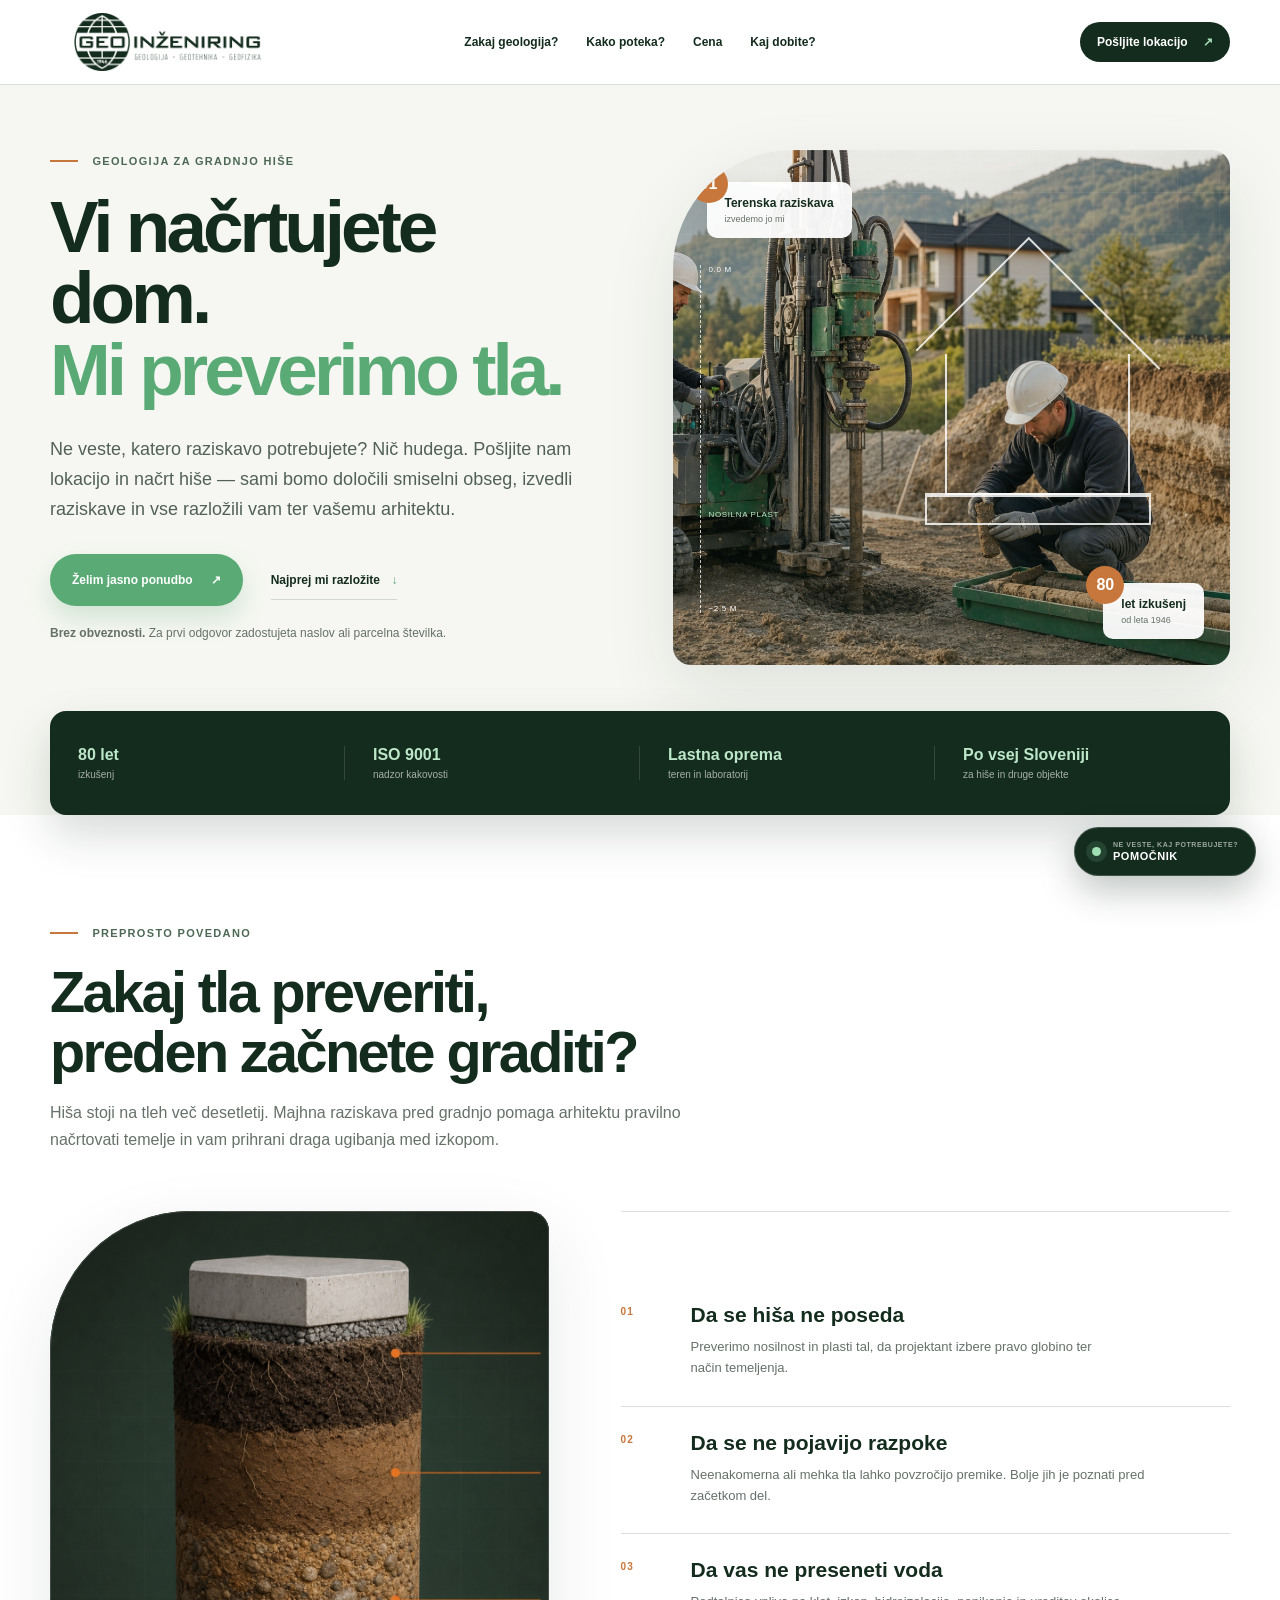
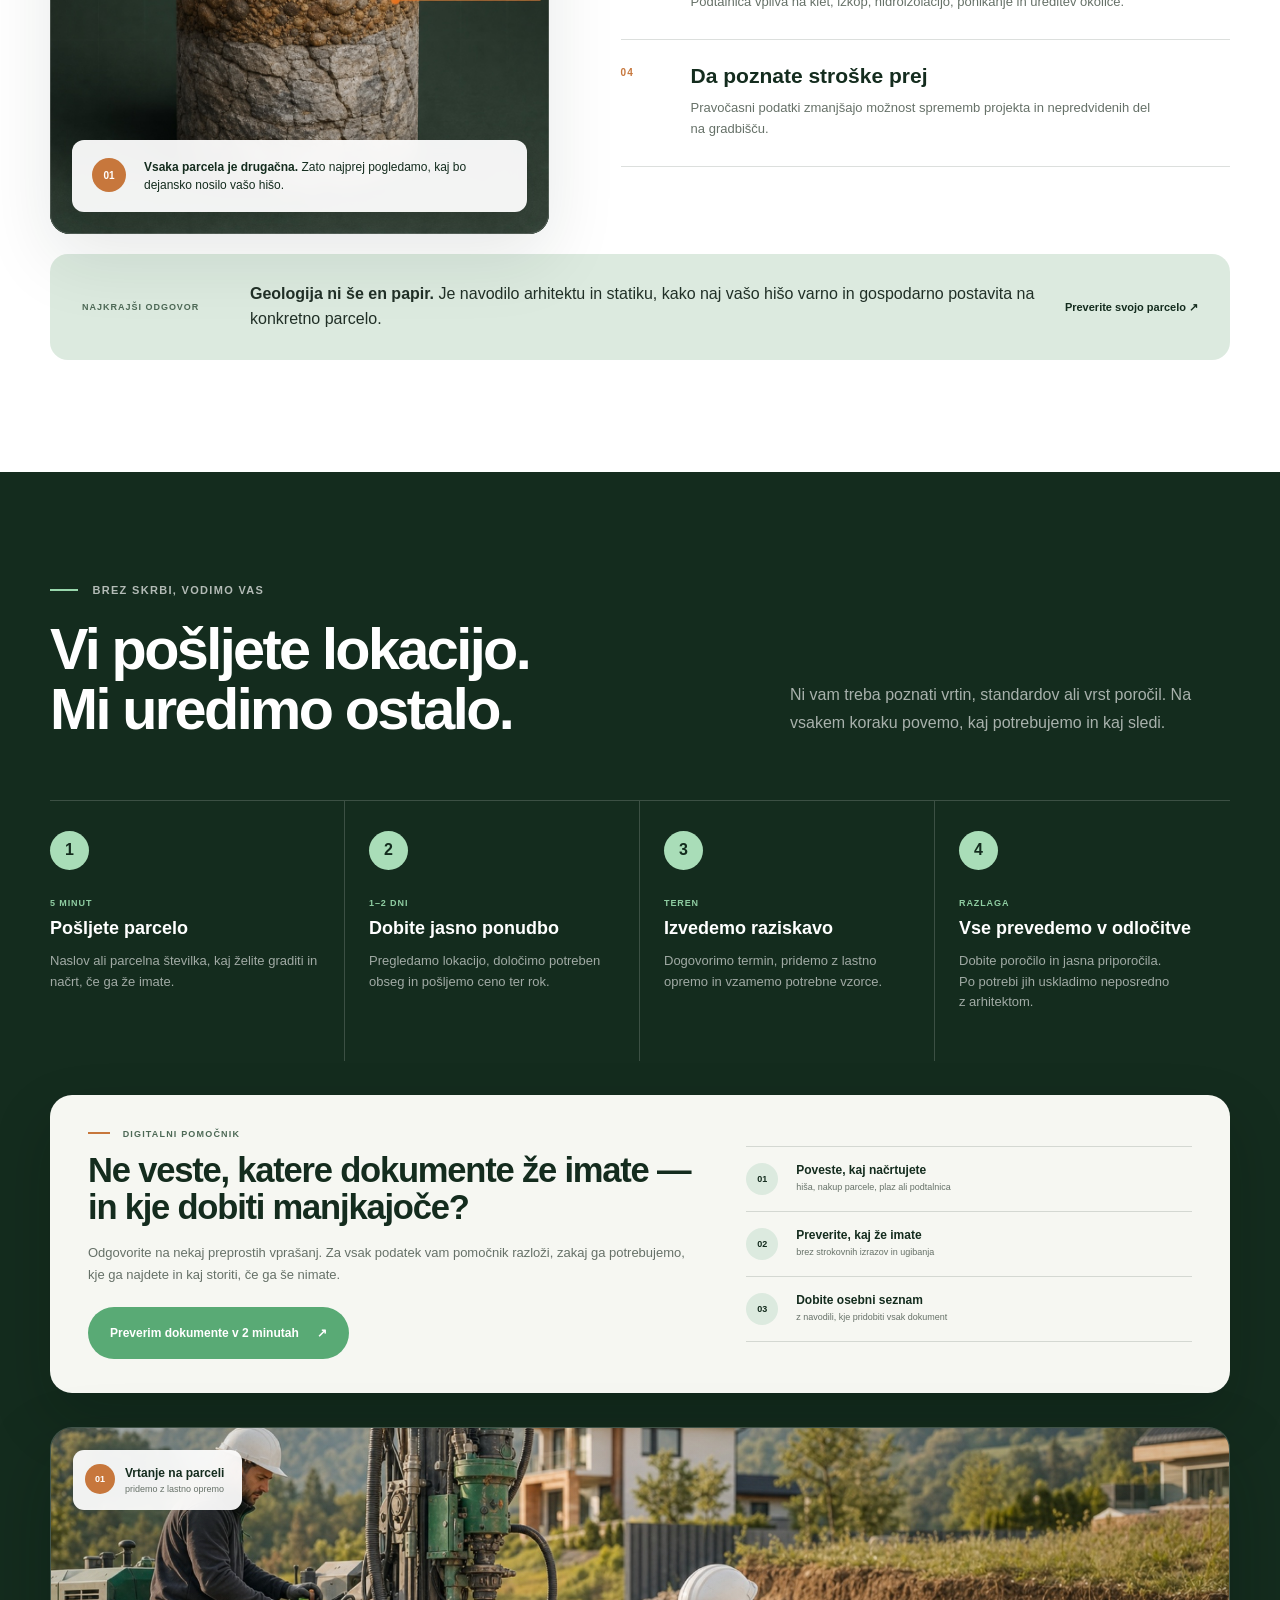
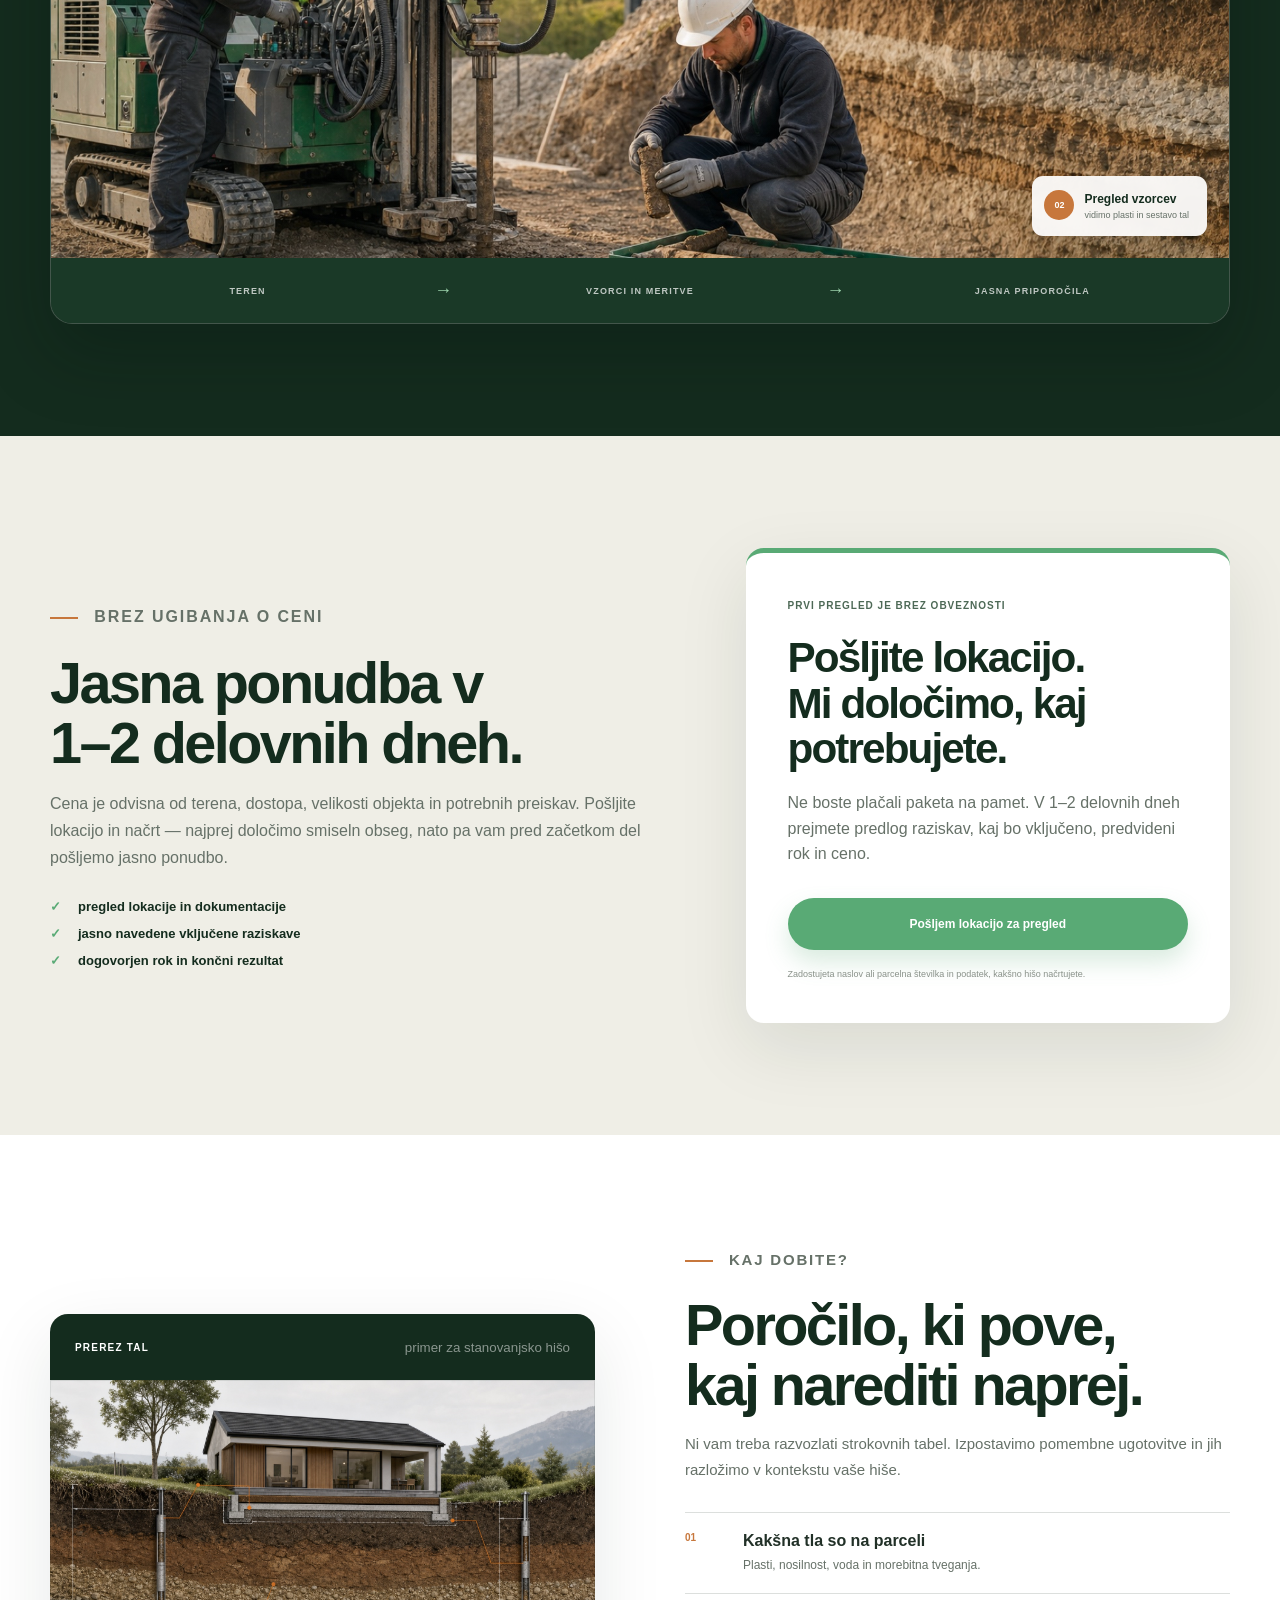
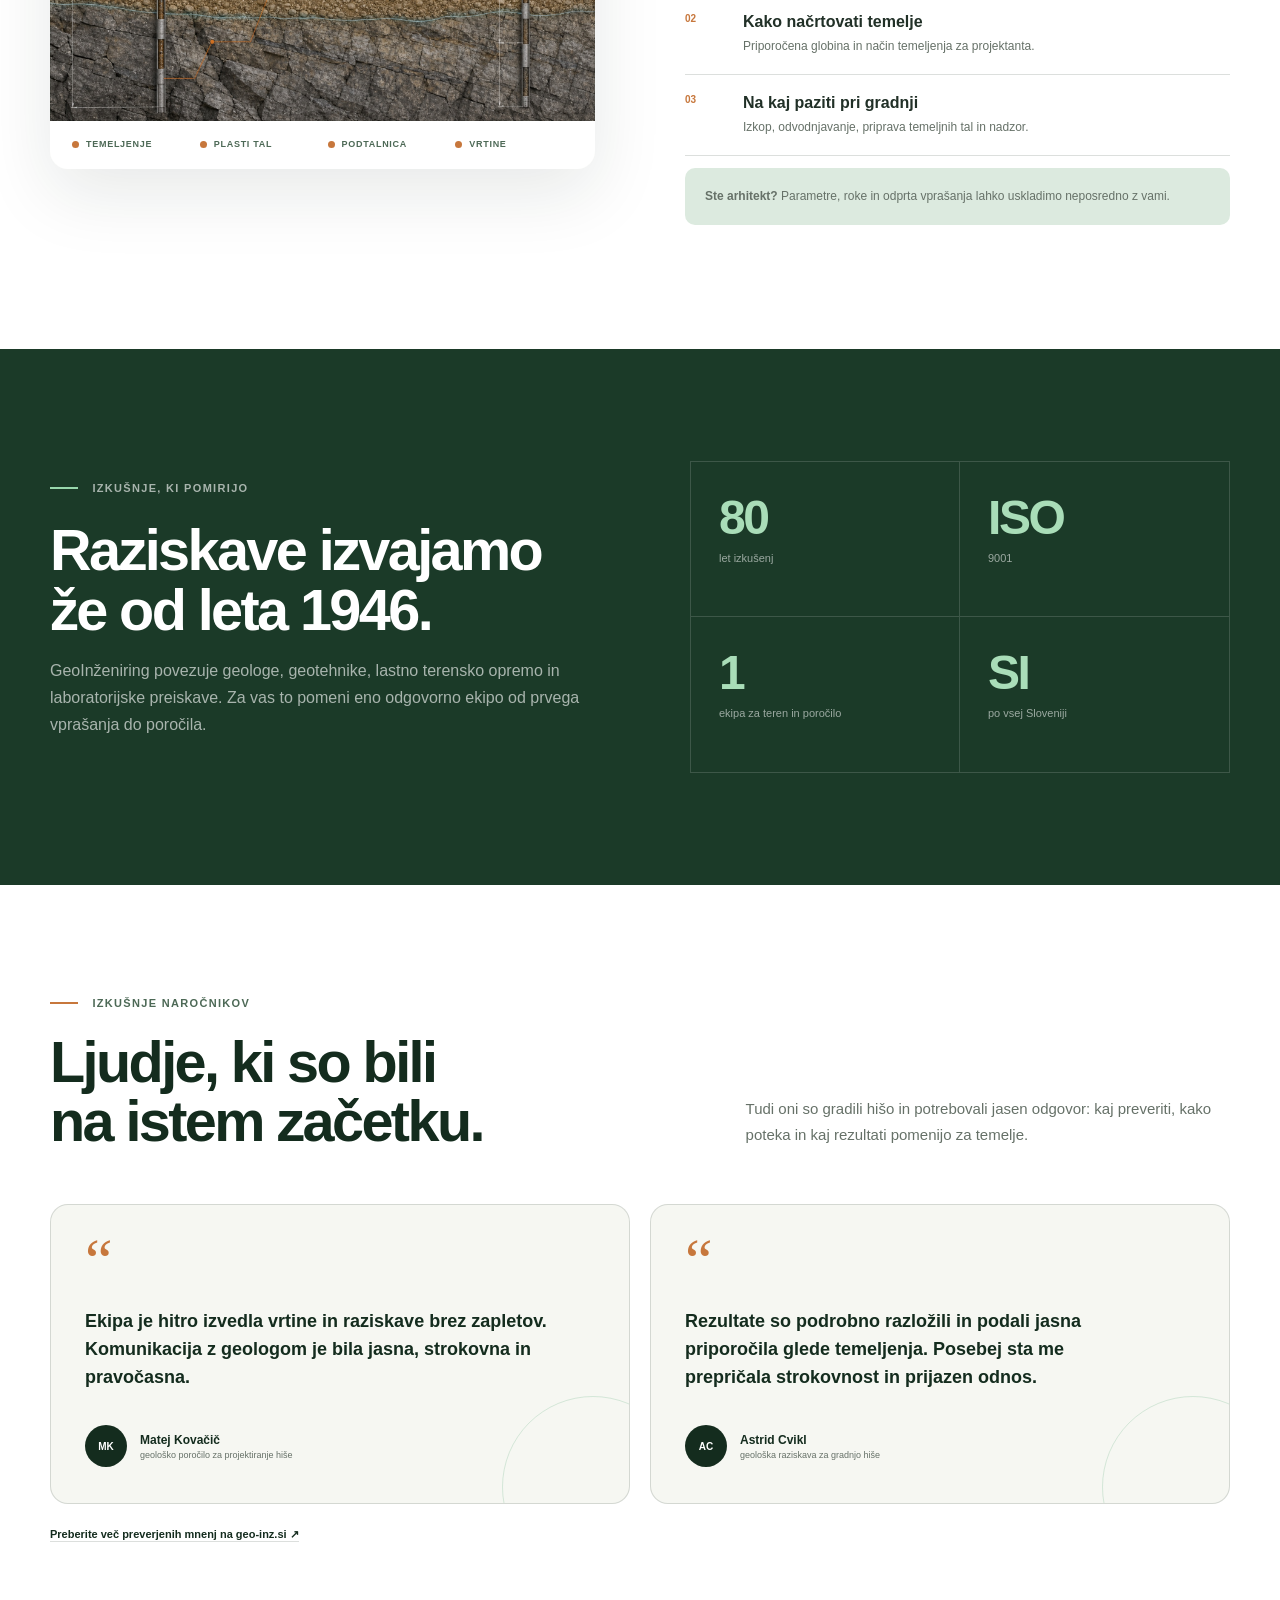
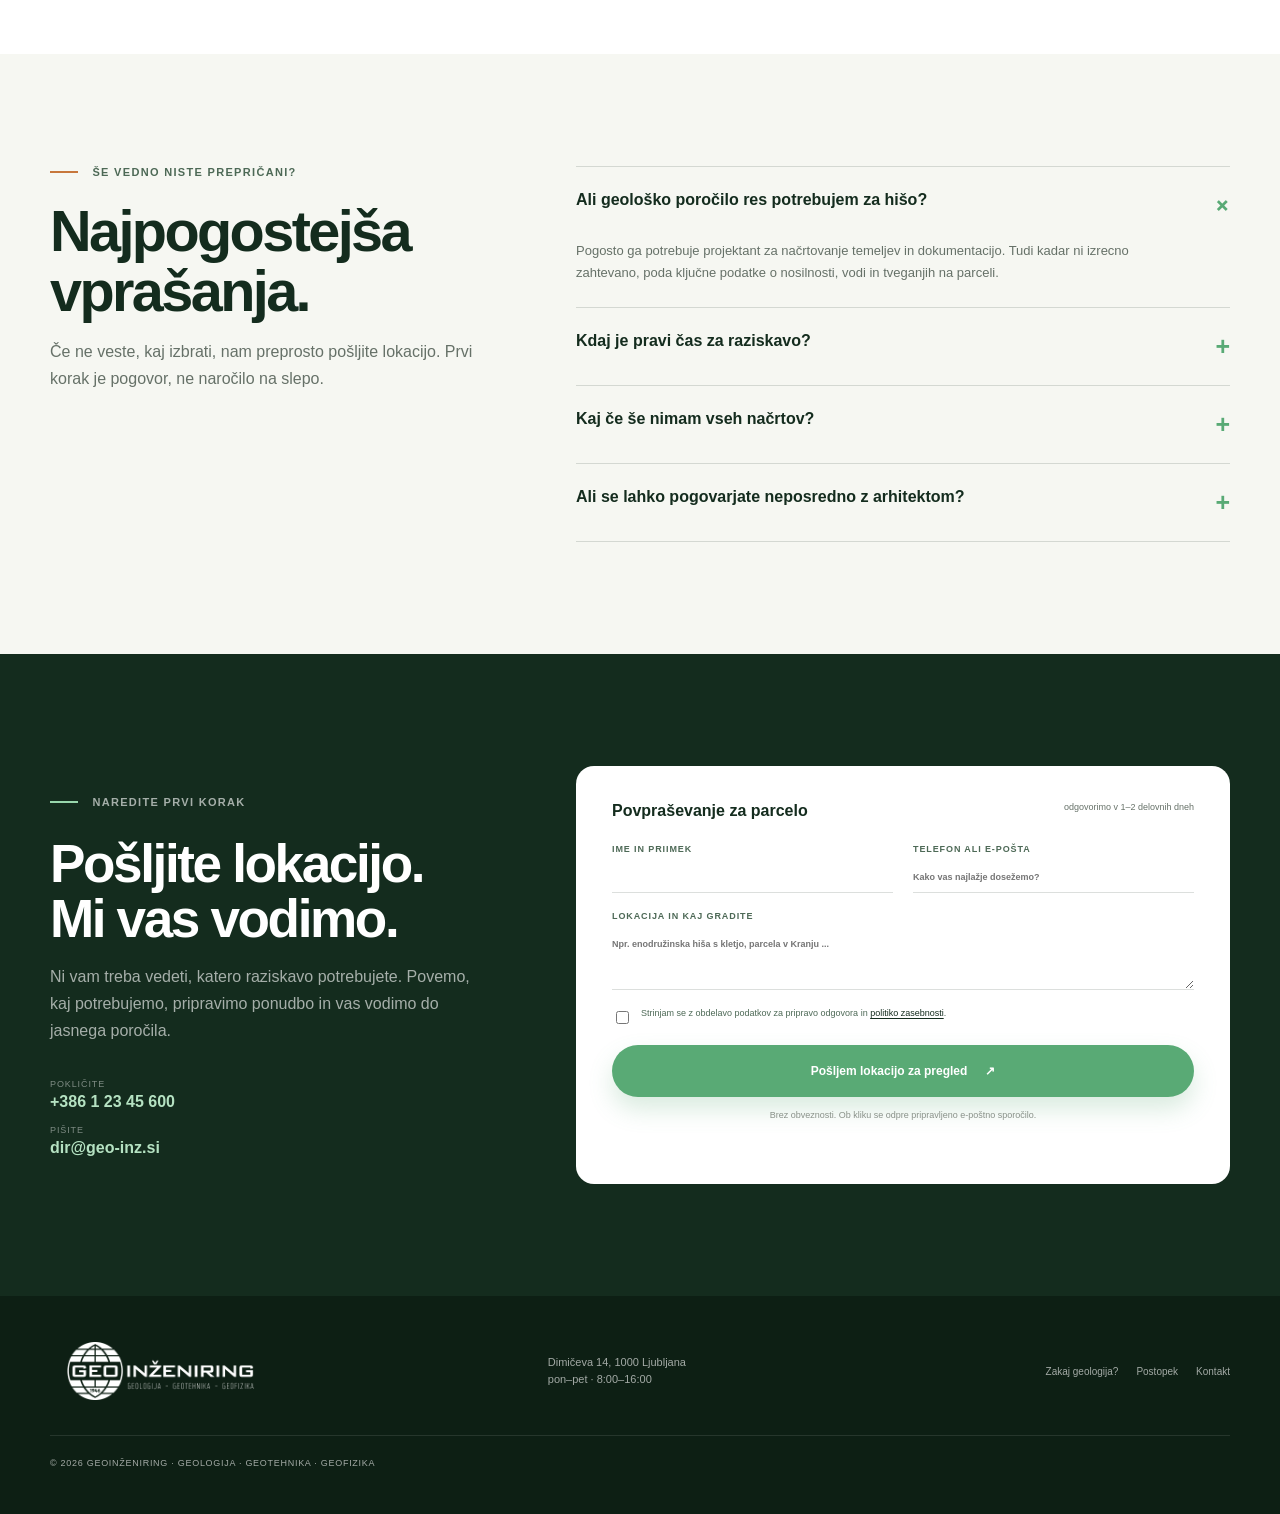
<file: index.html>
<!doctype html>
<html lang="sl">
<head>
  <meta charset="utf-8">
  <meta name="viewport" content="width=device-width, initial-scale=1">
  <meta name="theme-color" content="#f6f7f2">
  <meta name="description" content="Gradite hišo? GeoInženiring preveri tla, razloži rezultate in pripravi jasna priporočila za arhitekta in varno temeljenje.">
  <title>Geologija za vašo hišo — GeoInženiring</title>
  <link rel="preload" href="assets/hero-fieldwork.webp" as="image" type="image/webp">
  <link rel="stylesheet" href="styles.css">
</head>
<body>
  <a class="skip-link" href="#main">Preskoči na vsebino</a>

  <header class="site-header" id="top">
    <div class="header-inner">
      <a class="brand" href="#top" aria-label="GeoInženiring — domov">
        <span class="brand-logo" role="img" aria-label="GeoInženiring, geologija, geotehnika, geofizika"></span>
      </a>
      <nav class="main-nav" id="main-nav" aria-label="Glavna navigacija">
        <a href="#zakaj">Zakaj geologija?</a>
        <a href="#potek">Kako poteka?</a>
        <a href="#cena">Cena</a>
        <a href="#porocilo">Kaj dobite?</a>
      </nav>
      <a class="header-cta" href="#kontakt">Pošljite lokacijo <span aria-hidden="true">↗</span></a>
      <button class="menu-toggle" type="button" aria-expanded="false" aria-controls="main-nav" aria-label="Odprite meni"><i></i><i></i></button>
    </div>
  </header>

  <main id="main">
    <section class="hero" aria-labelledby="hero-title">
      <div class="hero-copy">
        <p class="eyebrow"><span></span> Geologija za gradnjo hiše</p>
        <h1 id="hero-title">Vi načrtujete dom.<br><em>Mi preverimo tla.</em></h1>
        <p class="hero-lead">Ne veste, katero raziskavo potrebujete? Nič hudega. Pošljite nam lokacijo in načrt hiše — sami bomo določili smiselni obseg, izvedli raziskave in vse razložili vam ter vašemu arhitektu.</p>
        <div class="hero-actions">
          <a class="button button-primary" href="#kontakt">Želim jasno ponudbo <span aria-hidden="true">↗</span></a>
          <a class="quiet-link" href="#zakaj">Najprej mi razložite <span aria-hidden="true">↓</span></a>
        </div>
        <p class="hero-reassurance"><strong>Brez obveznosti.</strong> Za prvi odgovor zadostujeta naslov ali parcelna številka.</p>
      </div>

      <div class="hero-visual" aria-label="Ekipa GeoInženiring med terensko raziskavo tal" role="img">
        <div class="photo-label photo-label-top"><span>01</span><b>Terenska raziskava</b><small>izvedemo jo mi</small></div>
        <div class="house-outline" aria-hidden="true"><i class="roof"></i><i class="walls"></i><i class="foundation"></i></div>
        <div class="depth-line" aria-hidden="true"><span>0.0 m</span><span>−2.5 m</span><span>nosilna plast</span></div>
        <div class="photo-label photo-label-bottom"><span>80</span><b>let izkušenj</b><small>od leta 1946</small></div>
      </div>

      <div class="trust-strip" aria-label="Razlogi za zaupanje">
        <div><strong>80 let</strong><span>izkušenj</span></div>
        <div><strong>ISO 9001</strong><span>nadzor kakovosti</span></div>
        <div><strong>Lastna oprema</strong><span>teren in laboratorij</span></div>
        <div><strong>Po vsej Sloveniji</strong><span>za hiše in druge objekte</span></div>
      </div>
    </section>

    <section class="section why" id="zakaj">
      <div class="section-shell">
        <div class="section-heading narrow reveal">
          <p class="eyebrow"><span></span> Preprosto povedano</p>
          <h2>Zakaj tla preveriti,<br>preden začnete graditi?</h2>
          <p>Hiša stoji na tleh več desetletij. Majhna raziskava pred gradnjo pomaga arhitektu pravilno načrtovati temelje in vam prihrani draga ugibanja med izkopom.</p>
        </div>

        <div class="reason-story">
          <figure class="core-visual reveal">
            <img src="assets/soil-core-foundation.jpg" alt="Prerez vzorca tal s plastmi humusa, gline, proda in kamnine pod temeljem" loading="lazy">
            <figcaption><span>01</span><p><strong>Vsaka parcela je drugačna.</strong> Zato najprej pogledamo, kaj bo dejansko nosilo vašo hišo.</p></figcaption>
          </figure>
          <div class="reason-list">
            <article class="reason-item reveal"><span class="reason-number">01</span><div><h3>Da se hiša ne poseda</h3><p>Preverimo nosilnost in plasti tal, da projektant izbere pravo globino ter način temeljenja.</p></div></article>
            <article class="reason-item reveal"><span class="reason-number">02</span><div><h3>Da se ne pojavijo razpoke</h3><p>Neenakomerna ali mehka tla lahko povzročijo premike. Bolje jih je poznati pred začetkom del.</p></div></article>
            <article class="reason-item reveal"><span class="reason-number">03</span><div><h3>Da vas ne preseneti voda</h3><p>Podtalnica vpliva na klet, izkop, hidroizolacijo, ponikanje in ureditev okolice.</p></div></article>
            <article class="reason-item reveal"><span class="reason-number">04</span><div><h3>Da poznate stroške prej</h3><p>Pravočasni podatki zmanjšajo možnost sprememb projekta in nepredvidenih del na gradbišču.</p></div></article>
          </div>
        </div>

        <div class="plain-answer reveal">
          <span class="answer-tag">Najkrajši odgovor</span>
          <p><strong>Geologija ni še en papir.</strong> Je navodilo arhitektu in statiku, kako naj vašo hišo varno in gospodarno postavita na konkretno parcelo.</p>
          <a href="#kontakt">Preverite svojo parcelo ↗</a>
        </div>
      </div>
    </section>

    <section class="section steps" id="potek">
      <div class="section-shell">
        <div class="section-heading split reveal">
          <div><p class="eyebrow eyebrow-light"><span></span> Brez skrbi, vodimo vas</p><h2>Vi pošljete lokacijo.<br>Mi uredimo ostalo.</h2></div>
          <p>Ni vam treba poznati vrtin, standardov ali vrst poročil. Na vsakem koraku povemo, kaj potrebujemo in kaj sledi.</p>
        </div>
        <ol class="step-grid">
          <li class="reveal"><span>1</span><div><small>5 minut</small><h3>Pošljete parcelo</h3><p>Naslov ali parcelna številka, kaj želite graditi in načrt, če ga že imate.</p></div></li>
          <li class="reveal"><span>2</span><div><small>1–2 dni</small><h3>Dobite jasno ponudbo</h3><p>Pregledamo lokacijo, določimo potreben obseg in pošljemo ceno ter rok.</p></div></li>
          <li class="reveal"><span>3</span><div><small>teren</small><h3>Izvedemo raziskavo</h3><p>Dogovorimo termin, pridemo z lastno opremo in vzamemo potrebne vzorce.</p></div></li>
          <li class="reveal"><span>4</span><div><small>razlaga</small><h3>Vse prevedemo v odločitve</h3><p>Dobite poročilo in jasna priporočila. Po potrebi jih uskladimo neposredno z arhitektom.</p></div></li>
        </ol>
        <div class="assistant-callout reveal">
          <div class="assistant-callout-copy">
            <p class="assistant-kicker"><span></span> Digitalni pomočnik</p>
            <h3>Ne veste, katere dokumente že imate — in kje dobiti manjkajoče?</h3>
            <p>Odgovorite na nekaj preprostih vprašanj. Za vsak podatek vam pomočnik razloži, zakaj ga potrebujemo, kje ga najdete in kaj storiti, če ga še nimate.</p>
            <button class="button assistant-start" type="button" data-assistant-open>Preverim dokumente v 2 minutah <span aria-hidden="true">↗</span></button>
          </div>
          <ol class="assistant-preview" aria-label="Kaj naredi digitalni pomočnik">
            <li><span>01</span><div><strong>Poveste, kaj načrtujete</strong><small>hiša, nakup parcele, plaz ali podtalnica</small></div></li>
            <li><span>02</span><div><strong>Preverite, kaj že imate</strong><small>brez strokovnih izrazov in ugibanja</small></div></li>
            <li><span>03</span><div><strong>Dobite osebni seznam</strong><small>z navodili, kje pridobiti vsak dokument</small></div></li>
          </ol>
        </div>
        <figure class="process-visual reveal">
          <div class="process-photo">
            <img src="assets/residential-drilling.jpg" alt="Geotehnična ekipa izvaja vrtanje in pregleduje vzorce tal na parceli za hišo" loading="lazy">
            <div class="process-marker marker-field"><span>01</span><strong>Vrtanje na parceli</strong><small>pridemo z lastno opremo</small></div>
            <div class="process-marker marker-core"><span>02</span><strong>Pregled vzorcev</strong><small>vidimo plasti in sestavo tal</small></div>
          </div>
          <figcaption>
            <span>TEREN</span><i aria-hidden="true">→</i><span>VZORCI IN MERITVE</span><i aria-hidden="true">→</i><span>JASNA PRIPOROČILA</span>
          </figcaption>
        </figure>
      </div>
    </section>

    <section class="section price" id="cena">
      <div class="section-shell price-layout">
        <div class="price-copy reveal">
          <p class="eyebrow"><span></span> Brez ugibanja o ceni</p>
          <h2>Jasna ponudba v<br>1–2 delovnih dneh.</h2>
          <p>Cena je odvisna od terena, dostopa, velikosti objekta in potrebnih preiskav. Pošljite lokacijo in načrt — najprej določimo smiseln obseg, nato pa vam pred začetkom del pošljemo jasno ponudbo.</p>
          <ul class="check-list"><li>pregled lokacije in dokumentacije</li><li>jasno navedene vključene raziskave</li><li>dogovorjen rok in končni rezultat</li></ul>
        </div>
        <div class="price-card reveal">
          <span>Prvi pregled je brez obveznosti</span>
          <h3>Pošljite lokacijo.<br>Mi določimo, kaj potrebujete.</h3>
          <p>Ne boste plačali paketa na pamet. V 1–2 delovnih dneh prejmete predlog raziskav, kaj bo vključeno, predvideni rok in ceno.</p>
          <a class="button button-primary" href="#kontakt">Pošljem lokacijo za pregled</a>
          <small>Zadostujeta naslov ali parcelna številka in podatek, kakšno hišo načrtujete.</small>
        </div>
      </div>
    </section>

    <section class="section report" id="porocilo">
      <div class="section-shell report-layout">
        <figure class="soil-visual reveal">
          <div class="soil-title"><span>PREREZ TAL</span><small>primer za stanovanjsko hišo</small></div>
          <div class="cutaway-photo">
            <img src="assets/house-geology-cutaway.jpg" alt="Strokovni geološki prerez hiše, temeljev, vrtin, podtalnice in plasti tal" loading="lazy">
          </div>
          <figcaption class="cutaway-legend"><span><i></i>temeljenje</span><span><i></i>plasti tal</span><span><i></i>podtalnica</span><span><i></i>vrtine</span></figcaption>
        </figure>
        <div class="report-copy reveal">
          <p class="eyebrow"><span></span> Kaj dobite?</p>
          <h2>Poročilo, ki pove,<br>kaj narediti naprej.</h2>
          <p>Ni vam treba razvozlati strokovnih tabel. Izpostavimo pomembne ugotovitve in jih razložimo v kontekstu vaše hiše.</p>
          <div class="report-points">
            <article><span>01</span><div><h3>Kakšna tla so na parceli</h3><p>Plasti, nosilnost, voda in morebitna tveganja.</p></div></article>
            <article><span>02</span><div><h3>Kako načrtovati temelje</h3><p>Priporočena globina in način temeljenja za projektanta.</p></div></article>
            <article><span>03</span><div><h3>Na kaj paziti pri gradnji</h3><p>Izkop, odvodnjavanje, priprava temeljnih tal in nadzor.</p></div></article>
          </div>
          <p class="architect-note"><strong>Ste arhitekt?</strong> Parametre, roke in odprta vprašanja lahko uskladimo neposredno z vami.</p>
        </div>
      </div>
    </section>

    <section class="section confidence">
      <div class="section-shell confidence-grid">
        <div class="confidence-copy reveal"><p class="eyebrow eyebrow-light"><span></span> Izkušnje, ki pomirijo</p><h2>Raziskave izvajamo<br>že od leta 1946.</h2><p>GeoInženiring povezuje geologe, geotehnike, lastno terensko opremo in laboratorijske preiskave. Za vas to pomeni eno odgovorno ekipo od prvega vprašanja do poročila.</p></div>
        <div class="credential-grid reveal"><div><strong>80</strong><span>let izkušenj</span></div><div><strong>ISO</strong><span>9001</span></div><div><strong>1</strong><span>ekipa za teren in poročilo</span></div><div><strong>SI</strong><span>po vsej Sloveniji</span></div></div>
      </div>
    </section>

    <section class="section testimonials" aria-labelledby="testimonials-title">
      <div class="section-shell">
        <div class="testimonials-head reveal">
          <div><p class="eyebrow"><span></span> Izkušnje naročnikov</p><h2 id="testimonials-title">Ljudje, ki so bili<br>na istem začetku.</h2></div>
          <p>Tudi oni so gradili hišo in potrebovali jasen odgovor: kaj preveriti, kako poteka in kaj rezultati pomenijo za temelje.</p>
        </div>
        <div class="testimonial-grid">
          <article class="testimonial-card reveal">
            <div class="quote-mark" aria-hidden="true">“</div>
            <blockquote>Ekipa je hitro izvedla vrtine in raziskave brez zapletov. Komunikacija z geologom je bila jasna, strokovna in pravočasna.</blockquote>
            <footer><span>MK</span><div><strong>Matej Kovačič</strong><small>geološko poročilo za projektiranje hiše</small></div></footer>
          </article>
          <article class="testimonial-card reveal">
            <div class="quote-mark" aria-hidden="true">“</div>
            <blockquote>Rezultate so podrobno razložili in podali jasna priporočila glede temeljenja. Posebej sta me prepričala strokovnost in prijazen odnos.</blockquote>
            <footer><span>AC</span><div><strong>Astrid Cvikl</strong><small>geološka raziskava za gradnjo hiše</small></div></footer>
          </article>
        </div>
        <a class="reviews-link" href="https://www.geo-inz.si/povratne-informacije-o-nasem-delu/" target="_blank" rel="noopener">Preberite več preverjenih mnenj na geo-inz.si ↗</a>
      </div>
    </section>

    <section class="section faq">
      <div class="section-shell faq-layout">
        <div class="section-heading narrow reveal"><p class="eyebrow"><span></span> Še vedno niste prepričani?</p><h2>Najpogostejša vprašanja.</h2><p>Če ne veste, kaj izbrati, nam preprosto pošljite lokacijo. Prvi korak je pogovor, ne naročilo na slepo.</p></div>
        <div class="faq-list reveal">
          <details open><summary>Ali geološko poročilo res potrebujem za hišo?<span>+</span></summary><p>Pogosto ga potrebuje projektant za načrtovanje temeljev in dokumentacijo. Tudi kadar ni izrecno zahtevano, poda ključne podatke o nosilnosti, vodi in tveganjih na parceli.</p></details>
          <details><summary>Kdaj je pravi čas za raziskavo?<span>+</span></summary><p>Najbolje pred dokončno zasnovo temeljev in pred začetkom izkopa. Če imate idejno zasnovo ali situacijo objekta, jo pošljite skupaj z lokacijo.</p></details>
          <details><summary>Kaj če še nimam vseh načrtov?<span>+</span></summary><p>Ni težava. Za prvi pregled običajno zadostujejo lokacija, približna velikost hiše, podatek o kleti in kontakt arhitekta, če ga že imate.</p></details>
          <details><summary>Ali se lahko pogovarjate neposredno z arhitektom?<span>+</span></summary><p>Da. Dogovorimo potrebne parametre, roke in obliko poročila, da bodo rezultati neposredno uporabni pri projektiranju.</p></details>
        </div>
      </div>
    </section>

    <section class="section contact" id="kontakt">
      <div class="section-shell contact-layout">
        <div class="contact-copy reveal">
          <p class="eyebrow eyebrow-light"><span></span> Naredite prvi korak</p>
          <h2>Pošljite lokacijo.<br>Mi vas vodimo.</h2>
          <p>Ni vam treba vedeti, katero raziskavo potrebujete. Povemo, kaj potrebujemo, pripravimo ponudbo in vas vodimo do jasnega poročila.</p>
          <div class="direct-contact"><a href="tel:+38612345600"><small>Pokličite</small><strong>+386 1 23 45 600</strong></a><a href="mailto:dir@geo-inz.si"><small>Pišite</small><strong>dir@geo-inz.si</strong></a></div>
        </div>
        <form class="contact-form reveal" id="contact-form">
          <div class="form-head"><strong>Povpraševanje za parcelo</strong><span>odgovorimo v 1–2 delovnih dneh</span></div>
          <div class="field-row"><label>Ime in priimek<input type="text" name="name" autocomplete="name" required></label><label>Telefon ali e-pošta<input type="text" name="contact" autocomplete="email" placeholder="Kako vas najlažje dosežemo?" required></label></div>
          <label>Lokacija in kaj gradite<textarea name="project" rows="4" placeholder="Npr. enodružinska hiša s kletjo, parcela v Kranju ..." required></textarea></label>
          <label class="consent"><input type="checkbox" name="consent" required><span>Strinjam se z obdelavo podatkov za pripravo odgovora in <a href="https://www.geo-inz.si/politika-zasebnosti/" target="_blank" rel="noopener">politiko zasebnosti</a>.</span></label>
          <button class="button button-primary" type="submit">Pošljem lokacijo za pregled <span>↗</span></button>
          <small class="form-note">Brez obveznosti. Ob kliku se odpre pripravljeno e-poštno sporočilo.</small>
          <p class="form-status" id="form-status" aria-live="polite"></p>
        </form>
      </div>
    </section>
  </main>

  <footer class="site-footer">
    <div class="footer-inner">
      <a class="brand footer-brand" href="#top"><span class="brand-logo" role="img" aria-label="GeoInženiring"></span></a>
      <p>Dimičeva 14, 1000 Ljubljana<br>pon–pet · 8:00–16:00</p>
      <div class="footer-links"><a href="#zakaj">Zakaj geologija?</a><a href="#potek">Postopek</a><a href="#kontakt">Kontakt</a></div>
      <small>© 2026 GeoInženiring · Geologija · Geotehnika · Geofizika</small>
    </div>
  </footer>

  <div class="mobile-actions" aria-label="Hitra kontaktna dejanja"><a href="tel:+38612345600">Pokličite</a><a href="#kontakt">Pošljite lokacijo</a></div>
  <button class="assistant-fab" type="button" data-assistant-open aria-haspopup="dialog" aria-controls="assistant-drawer" aria-expanded="false">
    <i aria-hidden="true"></i><span><small>Ne veste, kaj potrebujete?</small>Pomočnik</span>
  </button>
  <div class="assistant-overlay" data-assistant-close aria-hidden="true"></div>
  <aside class="assistant-drawer" id="assistant-drawer" role="dialog" aria-modal="true" aria-labelledby="assistant-title" aria-hidden="true">
    <div class="assistant-drawer-head">
      <div><span>Digitalni pomočnik</span><strong id="assistant-title">Pripravite povpraševanje korak za korakom</strong></div>
      <button type="button" data-assistant-close aria-label="Zaprite pomočnika">×</button>
    </div>
    <iframe title="GeoInženiring — pomočnik za pripravo povpraševanja" loading="lazy"></iframe>
  </aside>
  <script src="app.js" defer></script>
</body>
</html>
</file>
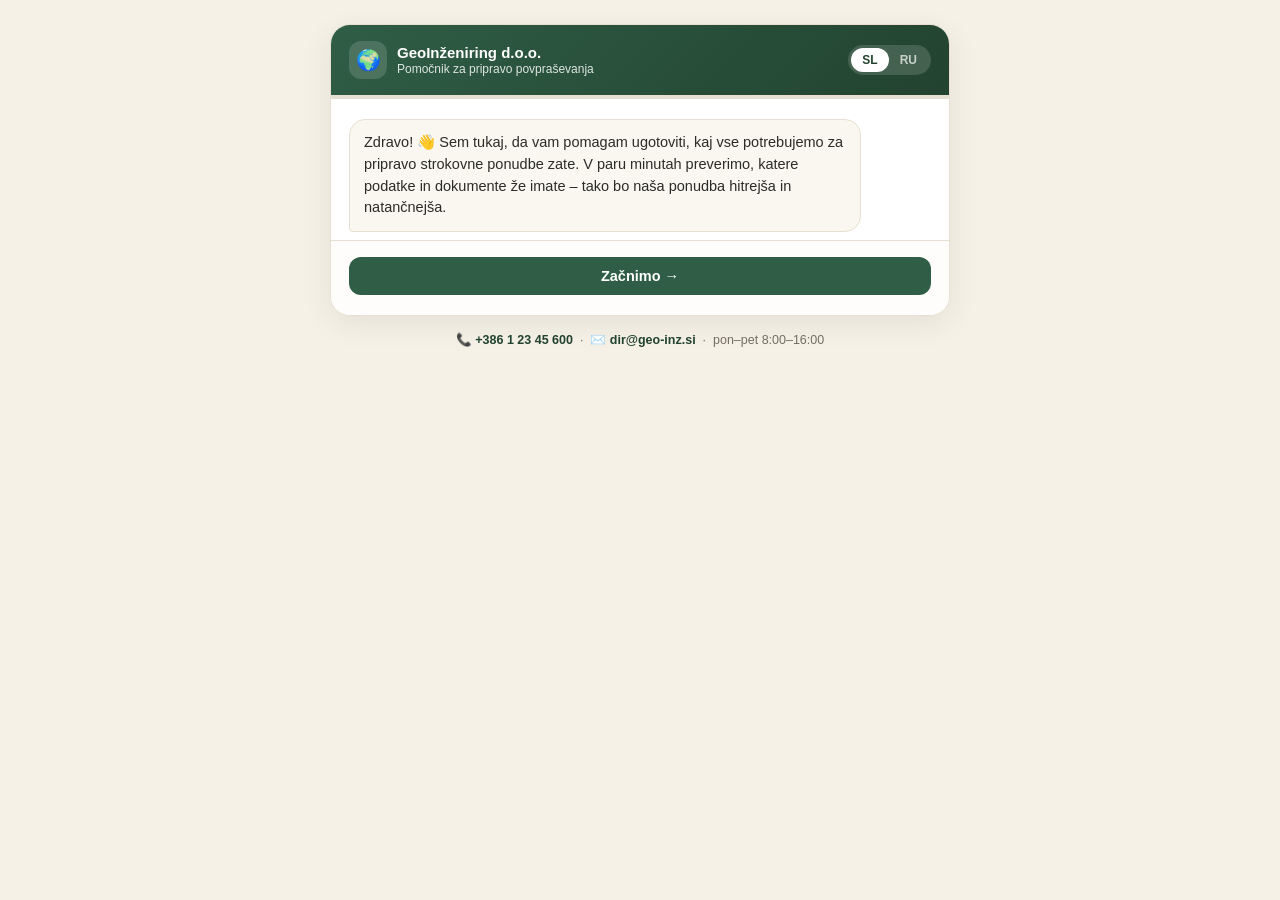
<file: geo-inz-cek-lista.html>
<!DOCTYPE html>
<html lang="sl">
<head>
<meta charset="UTF-8">
<meta name="viewport" content="width=device-width, initial-scale=1.0">
<title>GeoInženiring – pomočnik za povpraševanje</title>
<style>
  :root{
    --bg:#F6F1E7;
    --card:#FFFFFF;
    --ink:#2B2B28;
    --muted:#726E64;
    --primary:#2F5D45;
    --primary-dark:#22432F;
    --primary-light:#E7F0EA;
    --accent:#C1712D;
    --success:#2F7A4F;
    --success-bg:#E7F3EA;
    --warn:#A5730F;
    --warn-bg:#FBF0DD;
    --danger:#B23A2E;
    --danger-bg:#FBEAE7;
    --border:#E7E0D2;
    --radius:16px;
  }
  *{box-sizing:border-box;}
  html,body{margin:0;padding:0;}
  body{
    background:var(--bg);
    font-family:-apple-system,BlinkMacSystemFont,"Segoe UI",Roboto,Helvetica,Arial,sans-serif;
    color:var(--ink);
    padding:24px 12px;
    min-height:100vh;
  }
  .wrap{
    max-width:620px;
    margin:0 auto;
  }
  .widget{
    background:var(--card);
    border-radius:20px;
    box-shadow:0 8px 30px rgba(43,43,40,0.08);
    border:1px solid var(--border);
    overflow:hidden;
    display:flex;
    flex-direction:column;
  }
  .widget-header{
    display:flex;
    align-items:center;
    justify-content:space-between;
    gap:12px;
    padding:16px 18px;
    background:linear-gradient(135deg,var(--primary) 0%,var(--primary-dark) 100%);
    color:#fff;
  }
  .brand{
    display:flex;
    align-items:center;
    gap:10px;
  }
  .brand-badge{
    width:38px;height:38px;border-radius:12px;
    background:rgba(255,255,255,0.15);
    display:flex;align-items:center;justify-content:center;
    font-size:20px;
    flex-shrink:0;
  }
  .brand-text b{display:block;font-size:15px;line-height:1.2;}
  .brand-text span{display:block;font-size:12px;opacity:0.85;}
  .lang-toggle{
    display:flex;
    background:rgba(255,255,255,0.15);
    border-radius:999px;
    padding:3px;
    flex-shrink:0;
  }
  .lang-toggle button{
    border:none;background:transparent;color:#fff;
    padding:5px 11px;border-radius:999px;font-size:12px;font-weight:600;
    cursor:pointer;opacity:0.7;
  }
  .lang-toggle button.active{background:#fff;color:var(--primary-dark);opacity:1;}

  .progress-bar{
    height:4px;background:var(--border);
  }
  .progress-fill{
    height:100%;background:var(--accent);
    transition:width .3s ease;
  }

  .transcript{
    padding:20px 18px 8px 18px;
    max-height:56vh;
    overflow-y:auto;
    display:flex;
    flex-direction:column;
    gap:12px;
    scroll-behavior:smooth;
  }
  .msg{max-width:88%;}
  .msg.bot{align-self:flex-start;}
  .msg.user{align-self:flex-end;}
  .bubble{
    padding:12px 14px;
    border-radius:16px;
    font-size:14.5px;
    line-height:1.5;
  }
  .msg.bot .bubble{
    background:#FAF7F0;
    border:1px solid var(--border);
    border-bottom-left-radius:4px;
    color:var(--ink);
  }
  .msg.user .bubble{
    background:var(--primary);
    color:#fff;
    border-bottom-right-radius:4px;
    font-weight:600;
  }
  .msg.user.ans-no .bubble{background:var(--danger);}
  .msg.user.ans-unsure .bubble{background:var(--warn);}
  .msg.user.ans-yes .bubble{background:var(--success);}

  .q-label{font-weight:700;margin-bottom:2px;}
  .hint-toggle{
    display:inline-block;margin-top:6px;
    font-size:12.5px;color:var(--primary);
    cursor:pointer;text-decoration:underline;
    background:none;border:none;padding:0;font-family:inherit;
  }
  .hint-box{
    margin-top:8px;
    padding:10px 12px;
    background:var(--primary-light);
    border-radius:10px;
    font-size:13px;
    color:var(--primary-dark);
    line-height:1.5;
  }
  .hint-box b{display:block;margin-bottom:2px;}

  .controls{
    border-top:1px solid var(--border);
    padding:16px 18px 20px 18px;
    background:#FEFDFB;
  }
  .btn{
    display:inline-flex;align-items:center;justify-content:center;gap:6px;
    padding:11px 18px;
    border-radius:12px;
    border:none;
    font-size:14.5px;
    font-weight:600;
    cursor:pointer;
    transition:transform .08s ease, opacity .15s ease;
  }
  .btn:active{transform:scale(0.97);}
  .btn-primary{background:var(--primary);color:#fff;width:100%;}
  .btn-primary:hover{background:var(--primary-dark);}
  .btn-primary:disabled{opacity:0.45;cursor:not-allowed;}
  .btn-secondary{background:var(--primary-light);color:var(--primary-dark);width:100%;}
  .btn-ghost{background:transparent;color:var(--muted);border:1px solid var(--border);}

  .answer-row{display:flex;gap:8px;flex-wrap:wrap;}
  .answer-row .btn{flex:1 1 auto;min-width:110px;}
  .btn-yes{background:var(--success-bg);color:var(--success);}
  .btn-no{background:var(--danger-bg);color:var(--danger);}
  .btn-unsure{background:var(--warn-bg);color:var(--warn);}
  .btn-yes:hover{background:var(--success);color:#fff;}
  .btn-no:hover{background:var(--danger);color:#fff;}
  .btn-unsure:hover{background:var(--warn);color:#fff;}

  .service-grid{display:flex;flex-direction:column;gap:10px;}
  .service-card{
    display:flex;align-items:flex-start;gap:12px;
    padding:13px 14px;
    border:1.5px solid var(--border);
    border-radius:14px;
    cursor:pointer;
    background:#fff;
    text-align:left;
  }
  .service-card:hover{border-color:var(--primary);background:var(--primary-light);}
  .service-icon{font-size:22px;flex-shrink:0;line-height:1;margin-top:2px;}
  .service-title{font-weight:700;font-size:14.5px;margin-bottom:2px;}
  .service-sub{font-size:12.5px;color:var(--muted);line-height:1.4;}

  .step-label{font-size:12px;color:var(--muted);margin-bottom:10px;text-align:center;}

  .summary-list{margin-top:10px;display:flex;flex-direction:column;gap:8px;}
  .summary-item{
    padding:10px 12px;border-radius:10px;font-size:13.5px;line-height:1.5;
  }
  .summary-item.ok{background:var(--success-bg);color:var(--success);}
  .summary-item.missing{background:var(--danger-bg);color:var(--danger);}
  .summary-item.unsure{background:var(--warn-bg);color:var(--warn);}
  .summary-item .si-title{font-weight:700;color:var(--ink);}
  .summary-item .si-note{margin-top:4px;font-size:12.5px;color:var(--muted);}

  .field{margin-bottom:12px;}
  .field label{display:block;font-size:12.5px;font-weight:600;color:var(--muted);margin-bottom:4px;}
  .field input,.field textarea{
    width:100%;padding:10px 12px;border:1.5px solid var(--border);border-radius:10px;
    font-size:14.5px;font-family:inherit;color:var(--ink);background:#fff;
  }
  .field input:focus,.field textarea:focus{outline:none;border-color:var(--primary);}
  .field textarea{resize:vertical;min-height:60px;}

  .footer-contact{
    margin-top:14px;text-align:center;font-size:12.5px;color:var(--muted);line-height:1.7;
  }
  .footer-contact a{color:var(--primary-dark);text-decoration:none;font-weight:600;}

  .row-2{display:flex;gap:10px;}
  .row-2>*{flex:1;}

  @media (max-width:480px){
    .transcript{max-height:50vh;}
  }
</style>
</head>
<body>
<div class="wrap">
  <div class="widget">
    <div class="widget-header">
      <div class="brand">
        <div class="brand-badge">🌍</div>
        <div class="brand-text">
          <b>GeoInženiring d.o.o.</b>
          <span id="tagline"></span>
        </div>
      </div>
      <div class="lang-toggle">
        <button id="lang-sl" onclick="setLang('sl')">SL</button>
        <button id="lang-ru" onclick="setLang('ru')">RU</button>
      </div>
    </div>
    <div class="progress-bar"><div class="progress-fill" id="progressFill" style="width:0%"></div></div>
    <div class="transcript" id="transcript"></div>
    <div class="controls" id="controls"></div>
  </div>
  <div class="footer-contact" id="footerContact"></div>
</div>

<script>
/* ============ DATA ============ */

const TEXT = {
  tagline: {sl:"Pomočnik za pripravo povpraševanja", ru:"Помощник в подготовке запроса"},
  greeting: {
    sl:"Zdravo! 👋 Sem tukaj, da vam pomagam ugotoviti, kaj vse potrebujemo za pripravo strokovne ponudbe zate. V paru minutah preverimo, katere podatke in dokumente že imate – tako bo naša ponudba hitrejša in natančnejša.",
    ru:"Здравствуйте! 👋 Я помогу вам сориентироваться, что нужно для подготовки грамотного предложения. За пару минут проверим, какие данные и документы у вас уже есть — так наше предложение будет быстрее и точнее."
  },
  startButton: {sl:"Začnimo", ru:"Начнём"},
  askService: {sl:"Za začetek – katera storitev vas zanima?", ru:"Для начала — какая услуга вас интересует?"},
  questionStep: {sl:"Vprašanje {n} od {total}", ru:"Вопрос {n} из {total}"},
  hintToggle: {sl:"ⓘ Zakaj to potrebujemo in kje to dobim?", ru:"ⓘ Зачем это нужно и где это взять?"},
  whyLabel: {sl:"Zakaj potrebujemo", ru:"Зачем это нужно"},
  whereLabel: {sl:"Kje to dobite", ru:"Где это взять"},
  ansYes: {sl:"Da, imam ✅", ru:"Да, есть ✅"},
  ansNo: {sl:"Nimam še ❌", ru:"Пока нет ❌"},
  ansUnsure: {sl:"Nisem prepričan/a ❔", ru:"Не уверен(а) ❔"},
  successTitle: {sl:"Odlično, imate vse! 🎉", ru:"Отлично, у вас есть всё! 🎉"},
  successBody: {
    sl:"Zbrali ste vse podatke, ki jih za to storitev potrebujemo. Pošljite nam povpraševanje – na vaš e-naslov odgovorimo s konkretno ponudbo v roku 2 delovnih dni.",
    ru:"Вы собрали все данные, которые нужны нам для этой услуги. Отправьте запрос — мы ответим konkretным предложением на вашу почту в течение 2 рабочих дней."
  },
  partialTitle: {sl:"Skoraj tam – manjka le še nekaj", ru:"Почти всё готово — не хватает совсем немного"},
  partialBody: {
    sl:"Spodaj je pregled, kaj še potrebujete in kje to dobite. Dokumente lahko zberete in se vrnete pozneje, ali pa nam že zdaj pošljete povpraševanje s tem, kar imate – preostalo uskladimo skupaj.",
    ru:"Ниже — то, чего пока не хватает, и где это получить. Можно сначала собрать документы и вернуться позже, либо уже сейчас отправить нам запрос с тем, что уже есть — остальное согласуем вместе."
  },
  sendInquiry: {sl:"Pošlji povpraševanje", ru:"Отправить запрос"},
  restart: {sl:"Nova poizvedba", ru:"Начать заново"},
  contactTitle: {sl:"Odlično – kam vam pošljemo ponudbo?", ru:"Отлично — куда отправить предложение?"},
  nameLabel: {sl:"Ime in priimek", ru:"Имя и фамилия"},
  emailLabel: {sl:"E-pošta", ru:"Email"},
  phoneLabel: {sl:"Telefon (neobvezno)", ru:"Телефон (необязательно)"},
  messageLabel: {sl:"Sporočilo (neobvezno)", ru:"Сообщение (необязательно)"},
  messagePlaceholder: {sl:"Kaj bi še radi dodali?", ru:"Что хотите добавить?"},
  submitButton: {sl:"Pošlji povpraševanje po e-pošti", ru:"Отправить запрос по почте"},
  privacyNote: {
    sl:"Vaši podatki bodo uporabljeni izključno za pripravo ponudbe.",
    ru:"Ваши данные будут использованы исключительно для подготовки предложения."
  },
  doneTitle: {sl:"Hvala! ✉️", ru:"Спасибо! ✉️"},
  doneBody: {
    sl:"Vaš e-poštni odjemalec se je (ali se bo) odprl s pripravljenim sporočilom na dir@geo-inz.si. Če se okno ni odprlo, uporabite spodnji gumb, da povzetek kopirate in nam ga pošljete ročno.",
    ru:"Ваш почтовый клиент открылся (или вот-вот откроется) с готовым письмом на dir@geo-inz.si. Если окно не открылось — используйте кнопку ниже, чтобы скопировать сводку и отправить её вручную."
  },
  copySummary: {sl:"Kopiraj povzetek", ru:"Скопировать сводку"},
  copied: {sl:"Kopirano ✓", ru:"Скопировано ✓"},
  fillRequired: {sl:"Prosimo, izpolnite ime in veljaven e-naslov.", ru:"Пожалуйста, укажите имя и корректный email."},
  footerContact: {
    sl:'📞 <a href="tel:+38612345600">+386 1 23 45 600</a> &nbsp;·&nbsp; ✉️ <a href="mailto:dir@geo-inz.si">dir@geo-inz.si</a> &nbsp;·&nbsp; pon–pet 8:00–16:00',
    ru:'📞 <a href="tel:+38612345600">+386 1 23 45 600</a> &nbsp;·&nbsp; ✉️ <a href="mailto:dir@geo-inz.si">dir@geo-inz.si</a> &nbsp;·&nbsp; пн–пт 8:00–16:00'
  }
};

const COMMON_DOCS = [
  {
    id:"parcel_info",
    label:{sl:"Številka parcele in katastrska občina (KO)", ru:"Номер участка и кадастровая община (KO)"},
    why:{sl:"Brez natančne lokacije ne moremo oceniti terena niti pripraviti ponudbe.", ru:"Без точного расположения мы не сможем оценить участок и подготовить предложение."},
    where:{sl:"Najdete jo na zemljiškoknjižnem izpisku, v prodajni pogodbi ali brezplačno na portalu e-prostor.gov.si oz. PISO (po naslovu ali s klikom na zemljevidu).", ru:"Найдёте в выписке из земельной книги, в договоре купли-продажи, либо бесплатно на портале e-prostor.gov.si или PISO (по адресу или кликом на карте)."}
  },
  {
    id:"ownership",
    label:{sl:"Dokazilo o lastništvu ali soglasje lastnika zemljišča", ru:"Подтверждение права собственности или согласие владельца участка"},
    why:{sl:"Za vstop na parcelo z opremo (vrtanje, sondiranje) potrebujemo potrditev, da imate pravico razpolaganja z zemljiščem.", ru:"Чтобы попасть на участок с техникой (бурение, шурфы), нам нужно подтверждение, что вы вправе распоряжаться участком."},
    where:{sl:"Zemljiškoknjižni izpisek dobite brezplačno na portalu e-sodstvo (Vpogled v zemljiško knjigo), lahko pa priložite tudi prodajno pogodbo.", ru:"Выписку из земельной книги можно получить бесплатно на портале e-sodstvo (Vpogled v zemljiško knjigo), либо приложите договор купли-продажи."}
  }
];

const SERVICES = [
  {
    id:"hisa", icon:"🏠",
    title:{sl:"Gradim hišo ali gospodarsko poslopje", ru:"Строю дом или хозпостройку"},
    subtitle:{sl:"Geološko-geomehansko poročilo za gradbeno dovoljenje", ru:"Геолого-геомеханическое заключение для разрешения на строительство"},
    intro:{
      sl:"Super! Za gradnjo hiše boste najverjetneje potrebovali geološko-geomehansko poročilo – to je podlaga za temeljenje objekta in običajna priloga k dokumentaciji za gradbeno dovoljenje. Preverimo, kaj od spodnjega že imate.",
      ru:"Отлично! Для строительства дома почти наверняка понадобится геолого-геомеханическое заключение — это основа для проектирования фундамента и обычное приложение к документации на разрешение на строительство. Проверим, что из этого у вас уже есть."
    },
    docs:[
      {
        id:"hisa_skica",
        label:{sl:"Skica ali idejna zasnova objekta (tip, etažnost, tlorisna površina, klet da/ne)", ru:"Эскиз или эскизный проект дома (тип, этажность, площадь, наличие подвала)"},
        why:{sl:"Velikost, teža in globina objekta določajo obseg vrtin in preiskav – s tem tudi ceno in trajanje.", ru:"Размер, вес и глубина здания определяют объём бурения и исследований — а значит, цену и сроки."},
        where:{sl:"Od arhitekta ali projektanta, ali groba skica z osnovnimi merami, če projekta še nimate.", ru:"У архитектора или проектировщика, либо ваш черновой эскиз с основными размерами, если проекта пока нет."}
      },
      {
        id:"hisa_naklon",
        label:{sl:"Podatek o naklonu terena (raven, rahlo v naklonu, strm)", ru:"Информация об уклоне участка (ровный, с небольшим уклоном, крутой)"},
        why:{sl:"Naklon vpliva na dostopnost za vrtalno opremo in na tveganje za nestabilnost.", ru:"Уклон влияет на доступность для буровой техники и на риск нестабильности."},
        where:{sl:"Dovolj je vaša ocena na terenu ali geodetski posnetek, če ga imate.", ru:"Достаточно вашей оценки на месте либо геодезической съёмки, если она есть."}
      },
      {
        id:"hisa_projektant",
        label:{sl:"Kontakt projektanta ali statika (če je že izbran)", ru:"Контакт проектировщика или инженера-статика (если уже выбран)"},
        why:{sl:"Uskladimo vsebino poročila z njegovimi zahtevami, da vam ne bo treba naročati dopolnitev.", ru:"Согласуем содержание заключения с его требованиями, чтобы не пришлось заказывать доработку."},
        where:{sl:"Iz pogodbe s projektantskim birojem; če projektanta še nimate, to ni ovira za naročilo.", ru:"Из договора с проектным бюро; если проектировщика ещё нет — это не помеха для заказа."}
      }
    ]
  },
  {
    id:"parcela", icon:"🔎",
    title:{sl:"Preverjam zemljišče pred nakupom", ru:"Проверяю участок перед покупкой"},
    subtitle:{sl:"Mnenje o stabilnosti in primernosti terena za gradnjo", ru:"Заключение о стабильности и пригодности участка под застройку"},
    intro:{
      sl:"Pametna odločitev – bolje preveriti prej kot po nakupu. Za okvirno mnenje o stabilnosti in primernosti zemljišča za gradnjo potrebujemo naslednje.",
      ru:"Разумный шаг — лучше проверить до покупки, чем после. Для предварительного заключения о стабильности и пригодности участка под застройку нам нужно следующее."
    },
    docs:[
      {
        id:"parcela_namembnost",
        label:{sl:"Podatek o namenski rabi zemljišča (iz OPN ali lokacijske informacije)", ru:"Сведения о целевом назначении участка (из OPN или lokacijske informacije)"},
        why:{sl:"Pove, ali je gradnja na parceli sploh dovoljena in ali obstajajo omejitve (poplavno ali plazovito območje).", ru:"Показывает, разрешено ли вообще строительство на участке и есть ли ограничения (паводковая, оползневая зона)."},
        where:{sl:"Lokacijsko informacijo pridobite na občini (nekatere jo objavijo tudi na svoji spletni strani); osnovne podatke lahko preverite tudi na portalu PISO.", ru:"Lokacijsko informacijo можно получить в общине (некоторые публикуют её на сайте); базовые данные также можно проверить на портале PISO."}
      },
      {
        id:"parcela_namen",
        label:{sl:"Okvirna zamisel, kaj bi na zemljišču radi zgradili", ru:"Примерное представление, что вы хотите построить на участке"},
        why:{sl:"Od tega je odvisen obseg raziskav, ki jih za mnenje potrebujemo.", ru:"От этого зависит объём исследований, необходимых для заключения."},
        where:{sl:"Zadostuje beseda ali dve – npr. 'enodružinska hiša', 'vikend', 'garaža'.", ru:"Достаточно пары слов — например, «дом на одну семью», «дача», «гараж»."}
      }
    ]
  },
  {
    id:"plaz", icon:"⛰️",
    title:{sl:"Pobočje se premika, razpoke, plaz", ru:"Склон двигается, трещины, оползень"},
    subtitle:{sl:"Sanacija plazov, stabilizacija pobočja", ru:"Стабилизация склона, устранение оползня"},
    intro:{
      sl:"Razumemo, tovrstne stvari znajo biti stresne. Da lahko čim prej ocenimo stanje, nam pomagajte z naslednjimi podatki.",
      ru:"Понимаем, такие ситуации выбивают из колеи. Чтобы мы могли как можно скорее оценить обстановку, помогите нам со следующими сведениями."
    },
    docs:[
      {
        id:"plaz_foto",
        label:{sl:"Fotografije problematičnega mesta (razpoke, premik zemlje, poškodbe)", ru:"Фотографии проблемного участка (трещины, смещение грунта, повреждения)"},
        why:{sl:"Fotografije nam že na daljavo povedo veliko o vrsti in obsegu problema.", ru:"Фотографии уже дистанционно дают много информации о типе и масштабе проблемы."},
        where:{sl:"Posnamete lahko kar s telefonom na kraju samem – po možnosti iz več zornih kotov.", ru:"Можно снять прямо на телефон на месте — желательно с нескольких ракурсов."}
      },
      {
        id:"plaz_opis",
        label:{sl:"Kratek opis dogajanja (kdaj se je pojavilo, po katerih dogodkih)", ru:"Краткое описание ситуации (когда началось, после каких событий)"},
        why:{sl:"Čas in okoliščine (npr. po močnem deževju, izkopu v bližini) pomagajo razumeti mehanizem premika.", ru:"Время и обстоятельства (например, после сильных дождей, земляных работ по соседству) помогают понять механизм смещения."},
        where:{sl:"Vaša lastna opažanja, po možnosti tudi izjave sosedov.", ru:"Ваши собственные наблюдения, желательно также со слов соседей."}
      },
      {
        id:"plaz_staro_porocilo",
        label:{sl:"Morebitno starejše geološko/geotehnično poročilo za to lokacijo", ru:"Более раннее геологическое/геотехническое заключение по этому месту (если есть)"},
        why:{sl:"Če obstaja, lahko skrajša obseg ponovnih raziskav in zniža stroške.", ru:"Если оно есть, это может сократить объём повторных исследований и снизить расходы."},
        where:{sl:"V domačem arhivu, pri občini ali pri prejšnjem izvajalcu del.", ru:"В домашнем архиве, в общине или у прежнего исполнителя работ."}
      },
      {
        id:"plaz_sklep",
        label:{sl:"Zapisnik ali sklep občine / Direkcije RS za vode (DRSV), če je bila škoda že prijavljena", ru:"Протокол или решение общины / Дирекции по водам (DRSV), если ущерб уже заявлен"},
        why:{sl:"Potreben je pri postopkih sanacije, ki vključujejo javna sredstva ali uradno prijavo škode.", ru:"Нужен для процедур устранения ущерба, если задействованы государственные средства или официальное заявление об ущербе."},
        where:{sl:"Na občini ali pri Direkciji RS za vode; če škoda ni bila prijavljena, dokument preprosto še ne obstaja – to ni ovira za naročilo.", ru:"В общине или в Дирекции по водам; если ущерб не заявлялся, этого документа попросту ещё нет — это не помеха для заказа."}
      }
    ]
  },
  {
    id:"voda", icon:"💧",
    title:{sl:"Osuševanje, visoka podtalnica, vrtina", ru:"Осушение участка, высокие грунтовые воды, скважина"},
    subtitle:{sl:"Hidrogeološko poročilo", ru:"Гидрогеологическое заключение"},
    intro:{
      sl:"Za vprašanja podzemne vode – bodisi gre za osuševanje, drenažo ali vrtino za toplotno črpalko – pripravimo hidrogeološko poročilo. Preverimo osnovne podatke.",
      ru:"Для вопросов, связанных с грунтовыми водами — будь то осушение, дренаж или скважина под тепловой насос — мы готовим гидрогеологическое заключение. Проверим базовые данные."
    },
    docs:[
      {
        id:"voda_namen",
        label:{sl:"Natančen namen (vrtina za toplotno črpalko, osuševanje kleti/parcele, zajem vode)", ru:"Точная цель (скважина под тепловой насос, осушение подвала/участка, забор воды)"},
        why:{sl:"Vsak namen ima svoj obseg raziskav in drugačno zakonsko zahtevo.", ru:"У каждой цели свой объём исследований и свои законодательные требования."},
        where:{sl:"Zadostuje kratek opis v enem stavku.", ru:"Достаточно короткого описания в одном предложении."}
      },
      {
        id:"voda_globina",
        label:{sl:"Predvidena globina vrtine, če je znana", ru:"Предполагаемая глубина скважины, если известна"},
        why:{sl:"Za vrtine, globlje od 30 m, je poleg hidrogeološkega poročila potreben tudi rudarski projekt.", ru:"Для скважин глубже 30 м помимо гидрогеологического заключения понадобится ещё и горный проект."},
        where:{sl:"To oceno vam običajno poda izvajalec toplotne črpalke ali vrtalec; če je še ne veste, ni ovira.", ru:"Такую оценку обычно даёт исполнитель по тепловым насосам или буровик; если пока не знаете — не беда."}
      },
      {
        id:"voda_sosednje",
        label:{sl:"Podatek o obstoječih vrtinah ali vodnjakih v bližini", ru:"Сведения о существующих скважинах или колодцах поблизости"},
        why:{sl:"Pomaga oceniti vodonosnik in preprečiti medsebojne vplive med vrtinami.", ru:"Помогает оценить водоносный горизонт и избежать взаимного влияния скважин."},
        where:{sl:"Vaše opažanje na terenu ali podatek od sosedov.", ru:"Ваше наблюдение на месте либо информация от соседей."}
      },
      {
        id:"voda_vloga",
        label:{sl:"Ali ste že oddali vlogo za vodno dovoljenje na ARSO?", ru:"Подавали ли вы уже заявку на vodno dovoljenje в ARSO?"},
        why:{sl:"Hidrogeološko poročilo je sestavni del vloge – pripravimo ga lahko pred ali vzporedno z oddajo vloge.", ru:"Гидрогеологическое заключение — часть заявки, мы можем подготовить его до или параллельно с подачей заявки."},
        where:{sl:"Na portalu ARSO, rubrika 'Vodna dovoljenja'; če vloge še niste oddali, to ni ovira – lahko vam pri tem pomagamo.", ru:"На портале ARSO, раздел «Vodna dovoljenja»; если заявку ещё не подавали — не проблема, можем помочь."}
      }
    ]
  },
  {
    id:"izkop", icon:"🧱",
    title:{sl:"Izkop, podporni zid, bazen, garaža v brežini", ru:"Земляные работы, подпорная стена, бассейн, гараж в откосе"},
    subtitle:{sl:"Projekt zaščite gradbene jame / geomehansko poročilo za izkop", ru:"Проект защиты котлована / геомеханическое заключение на выемку грунта"},
    intro:{
      sl:"Pri vsakem izkopu je ključno vedeti, kaj je pod površjem in kako se bo obnašal okoliški teren. Preverimo, kaj že imate pripravljeno.",
      ru:"При любой выемке грунта важно знать, что находится под поверхностью и как поведёт себя окружающий рельеф. Проверим, что у вас уже готово."
    },
    docs:[
      {
        id:"izkop_mere",
        label:{sl:"Mere in globina načrtovanega izkopa ali zidu", ru:"Размеры и глубина планируемой выемки или стены"},
        why:{sl:"Določa obseg preiskav in vrsto potrebne zaščite gradbene jame.", ru:"Определяет объём исследований и тип необходимой защиты котлована."},
        where:{sl:"Iz skice ali projekta, če ga imate; sicer zadostuje vaša ocena v metrih.", ru:"Из эскиза или проекта, если есть; иначе достаточно вашей оценки в метрах."}
      },
      {
        id:"izkop_sosedje",
        label:{sl:"Bližina sosednjih objektov ali parcelnih mej", ru:"Близость соседних построек или границ участка"},
        why:{sl:"Izkopi v bližini tujih temeljev zahtevajo dodatno oceno vpliva na stabilnost.", ru:"Выемка грунта рядом с чужими фундаментами требует дополнительной оценки влияния на устойчивость."},
        where:{sl:"Geodetski posnetek, če ga imate, ali preprosto vaša ocena razdalje na kraju samem.", ru:"Геодезическая съёмка, если есть, либо просто ваша оценка расстояния на месте."}
      },
      {
        id:"izkop_soglasje",
        label:{sl:"Seznanjenost ali soglasje soseda, če je izkop tik ob meji", ru:"Осведомлённость или согласие соседа, если выемка вплотную к границе"},
        why:{sl:"Priporočljivo, da se izognete morebitnim sporom zaradi vpliva na sosednje zemljišče.", ru:"Рекомендуется, чтобы избежать споров из-за влияния на соседний участок."},
        where:{sl:"Neformalen pogovor s sosedom; ni pogoj za naročilo poročila, je pa dobra praksa.", ru:"Неформальный разговор с соседом; не является условием заказа заключения, но это хорошая практика."}
      }
    ]
  }
];

/* ============ STATE ============ */
let state = {
  screen: "intro", // intro | service | questions | summary | contact | done
  lang: "sl",
  serviceId: null,
  qIndex: 0,
  answers: {},
  expanded: {},
  contact: {name:"", email:"", phone:"", message:""}
};

function t(obj){ return obj[state.lang]; }
function getService(id){ return SERVICES.find(s=>s.id===id); }
function currentDocs(){
  const svc = getService(state.serviceId);
  return svc ? COMMON_DOCS.concat(svc.docs) : [];
}
function esc(str){
  return String(str).replace(/&/g,"&amp;").replace(/</g,"&lt;").replace(/>/g,"&gt;").replace(/"/g,"&quot;").replace(/'/g,"&#39;");
}

/* ============ ACTIONS ============ */
function setLang(l){ state.lang = l; render(); }

function startFlow(){ state.screen = "service"; render(); }

function chooseService(id){
  state.serviceId = id;
  state.qIndex = 0;
  state.answers = {};
  state.expanded = {};
  state.screen = "questions";
  render();
}

function toggleHint(id){
  state.expanded[id] = !state.expanded[id];
  render();
}

function answerQuestion(id, ans){
  state.answers[id] = ans;
  if(ans !== "yes"){ state.expanded[id] = true; }
  const docs = currentDocs();
  if(state.qIndex < docs.length - 1){
    state.qIndex += 1;
  } else {
    state.screen = "summary";
  }
  render();
}

function goContact(){ state.screen = "contact"; render(); }

function restart(){
  state = {screen:"intro", lang:state.lang, serviceId:null, qIndex:0, answers:{}, expanded:{}, contact:{name:"",email:"",phone:"",message:""}};
  render();
}

function isValidEmail(v){ return /^[^\s@]+@[^\s@]+\.[^\s@]+$/.test(v); }

function updateContactField(field, value){
  state.contact[field] = value;
  const btn = document.getElementById("submitBtn");
  if(btn){
    btn.disabled = !(state.contact.name.trim() && isValidEmail(state.contact.email.trim()));
  }
}

function buildSummaryLines(){
  const svc = getService(state.serviceId);
  const lines = [];
  lines.push((state.lang==="sl"?"Storitev":"Услуга") + ": " + t(svc.title));
  lines.push("");
  currentDocs().forEach(d=>{
    const ans = state.answers[d.id];
    const ansText = ans==="yes"?t(TEXT.ansYes):ans==="no"?t(TEXT.ansNo):t(TEXT.ansUnsure);
    lines.push("- " + t(d.label) + ": " + ansText);
  });
  lines.push("");
  if(state.contact.message){
    lines.push(t(TEXT.messageLabel) + ": " + state.contact.message);
    lines.push("");
  }
  lines.push(t(TEXT.nameLabel) + ": " + (state.contact.name||"-"));
  lines.push(t(TEXT.phoneLabel) + ": " + (state.contact.phone||"-"));
  lines.push("Email: " + (state.contact.email||"-"));
  return lines;
}

function submitContact(){
  const name = document.getElementById("f_name").value.trim();
  const email = document.getElementById("f_email").value.trim();
  const phone = document.getElementById("f_phone").value.trim();
  const message = document.getElementById("f_message").value.trim();
  if(!name || !isValidEmail(email)){
    alert(t(TEXT.fillRequired));
    return;
  }
  state.contact = {name, email, phone, message};
  const svc = getService(state.serviceId);
  const subject = encodeURIComponent((state.lang==="sl"?"Povpraševanje":"Запрос") + ": " + t(svc.title));
  const body = encodeURIComponent(buildSummaryLines().join("\n"));
  state.screen = "done";
  render();
  window.location.href = "mailto:dir@geo-inz.si?subject=" + subject + "&body=" + body;
}

function copySummary(){
  const text = buildSummaryLines().join("\n");
  const done = () => {
    const el = document.getElementById("copyBtnLabel");
    if(el){ el.textContent = t(TEXT.copied); setTimeout(()=>{ el.textContent = t(TEXT.copySummary); }, 1800); }
  };
  if(navigator.clipboard && navigator.clipboard.writeText){
    navigator.clipboard.writeText(text).then(done).catch(()=>fallbackCopy(text, done));
  } else {
    fallbackCopy(text, done);
  }
}
function fallbackCopy(text, cb){
  const ta = document.createElement("textarea");
  ta.value = text; document.body.appendChild(ta); ta.select();
  try{ document.execCommand("copy"); }catch(e){}
  document.body.removeChild(ta);
  if(cb) cb();
}

/* ============ RENDER ============ */
function bubble(who, html, extraClass){
  return '<div class="msg ' + who + (extraClass?(' '+extraClass):'') + '"><div class="bubble">' + html + '</div></div>';
}

function questionBubbleHtml(doc){
  const expanded = !!state.expanded[doc.id];
  let html = '<div class="q-label">' + esc(t(doc.label)) + '</div>';
  html += '<button class="hint-toggle" onclick="toggleHint(\'' + doc.id + '\')">' + esc(t(TEXT.hintToggle)) + '</button>';
  if(expanded){
    html += '<div class="hint-box"><b>' + esc(t(TEXT.whyLabel)) + ':</b>' + esc(t(doc.why)) + '<br><br><b>' + esc(t(TEXT.whereLabel)) + ':</b>' + esc(t(doc.where)) + '</div>';
  }
  return html;
}

function ansAnswerHtml(ans){
  if(ans==="yes") return esc(t(TEXT.ansYes));
  if(ans==="no") return esc(t(TEXT.ansNo));
  return esc(t(TEXT.ansUnsure));
}
function ansClass(ans){
  if(ans==="yes") return "ans-yes";
  if(ans==="no") return "ans-no";
  return "ans-unsure";
}

function summaryHtml(){
  const docs = currentDocs();
  const missing = docs.filter(d=>state.answers[d.id] !== "yes");
  const allGood = missing.length === 0;
  let html = '<div style="font-weight:700;font-size:15.5px;margin-bottom:4px;">' + esc(t(allGood?TEXT.successTitle:TEXT.partialTitle)) + '</div>';
  html += '<div>' + esc(t(allGood?TEXT.successBody:TEXT.partialBody)) + '</div>';
  html += '<div class="summary-list">';
  docs.forEach(d=>{
    const ans = state.answers[d.id];
    const cls = ans==="yes" ? "ok" : (ans==="no" ? "missing" : "unsure");
    const icon = ans==="yes" ? "✅" : (ans==="no" ? "❌" : "❔");
    html += '<div class="summary-item ' + cls + '"><div class="si-title">' + icon + ' ' + esc(t(d.label)) + '</div>';
    if(ans !== "yes"){
      html += '<div class="si-note"><b>' + esc(t(TEXT.whereLabel)) + ':</b> ' + esc(t(d.where)) + '</div>';
    }
    html += '</div>';
  });
  html += '</div>';
  return html;
}

function render(){
  document.getElementById("tagline").textContent = t(TEXT.tagline);
  document.getElementById("lang-sl").classList.toggle("active", state.lang==="sl");
  document.getElementById("lang-ru").classList.toggle("active", state.lang==="ru");
  document.getElementById("footerContact").innerHTML = t(TEXT.footerContact);

  // progress bar
  let progress = 0;
  if(state.screen==="questions"){
    const docs = currentDocs();
    progress = Math.round(((state.qIndex)/docs.length)*100);
  } else if(state.screen==="summary" || state.screen==="contact" || state.screen==="done"){
    progress = 100;
  } else if(state.screen==="service"){
    progress = 0;
  }
  document.getElementById("progressFill").style.width = progress + "%";

  // transcript
  let msgs = "";
  msgs += bubble("bot", esc(t(TEXT.greeting)));

  if(state.screen !== "intro"){
    msgs += bubble("user", esc(t(TEXT.startButton)));
    msgs += bubble("bot", esc(t(TEXT.askService)));
  }

  if(state.serviceId){
    const svc = getService(state.serviceId);
    msgs += bubble("user", svc.icon + " " + esc(t(svc.title)));
    msgs += bubble("bot", esc(t(svc.intro)));
    const docs = currentDocs();
    for(let i=0;i<docs.length;i++){
      if(i > state.qIndex) break;
      const doc = docs[i];
      msgs += bubble("bot", questionBubbleHtml(doc));
      if(state.answers[doc.id]){
        msgs += bubble("user", ansAnswerHtml(state.answers[doc.id]), ansClass(state.answers[doc.id]));
      } else {
        break;
      }
    }
  }

  if(state.screen==="summary" || state.screen==="contact" || state.screen==="done"){
    msgs += bubble("bot", summaryHtml());
  }
  if(state.screen==="contact" || state.screen==="done"){
    msgs += bubble("user", esc(t(TEXT.sendInquiry)));
    msgs += bubble("bot", esc(t(TEXT.contactTitle)));
  }
  if(state.screen==="done"){
    msgs += bubble("bot", '<div style="font-weight:700;margin-bottom:4px;">' + esc(t(TEXT.doneTitle)) + '</div><div>' + esc(t(TEXT.doneBody)) + '</div>');
  }

  document.getElementById("transcript").innerHTML = msgs;

  // controls
  let ctrl = "";
  if(state.screen==="intro"){
    ctrl = '<button class="btn btn-primary" onclick="startFlow()">' + esc(t(TEXT.startButton)) + ' →</button>';
  } else if(state.screen==="service"){
    ctrl = '<div class="service-grid">';
    SERVICES.forEach(s=>{
      ctrl += '<button class="service-card" onclick="chooseService(\'' + s.id + '\')">' +
        '<div class="service-icon">' + s.icon + '</div>' +
        '<div><div class="service-title">' + esc(t(s.title)) + '</div><div class="service-sub">' + esc(t(s.subtitle)) + '</div></div>' +
        '</button>';
    });
    ctrl += '</div>';
  } else if(state.screen==="questions"){
    const docs = currentDocs();
    const doc = docs[state.qIndex];
    const stepLabel = t(TEXT.questionStep).replace("{n}", state.qIndex+1).replace("{total}", docs.length);
    ctrl = '<div class="step-label">' + esc(stepLabel) + '</div>';
    ctrl += '<div class="answer-row">' +
      '<button class="btn btn-yes" onclick="answerQuestion(\'' + doc.id + '\',\'yes\')">' + esc(t(TEXT.ansYes)) + '</button>' +
      '<button class="btn btn-no" onclick="answerQuestion(\'' + doc.id + '\',\'no\')">' + esc(t(TEXT.ansNo)) + '</button>' +
      '<button class="btn btn-unsure" onclick="answerQuestion(\'' + doc.id + '\',\'unsure\')">' + esc(t(TEXT.ansUnsure)) + '</button>' +
      '</div>';
  } else if(state.screen==="summary"){
    ctrl = '<button class="btn btn-primary" onclick="goContact()">' + esc(t(TEXT.sendInquiry)) + ' →</button>' +
      '<div style="height:8px;"></div>' +
      '<button class="btn btn-ghost" style="width:100%;" onclick="restart()">' + esc(t(TEXT.restart)) + '</button>';
  } else if(state.screen==="contact"){
    ctrl = '<div class="field"><label>' + esc(t(TEXT.nameLabel)) + '</label><input id="f_name" type="text" value="' + esc(state.contact.name) + '" oninput="updateContactField(\'name\', this.value)"></div>' +
      '<div class="row-2">' +
      '<div class="field"><label>' + esc(t(TEXT.emailLabel)) + '</label><input id="f_email" type="email" value="' + esc(state.contact.email) + '" oninput="updateContactField(\'email\', this.value)"></div>' +
      '<div class="field"><label>' + esc(t(TEXT.phoneLabel)) + '</label><input id="f_phone" type="tel" value="' + esc(state.contact.phone) + '" oninput="updateContactField(\'phone\', this.value)"></div>' +
      '</div>' +
      '<div class="field"><label>' + esc(t(TEXT.messageLabel)) + '</label><textarea id="f_message" placeholder="' + esc(t(TEXT.messagePlaceholder)) + '" oninput="updateContactField(\'message\', this.value)">' + esc(state.contact.message) + '</textarea></div>' +
      '<button class="btn btn-primary" id="submitBtn" onclick="submitContact()" ' + ((state.contact.name.trim() && isValidEmail(state.contact.email.trim()))?'':'disabled') + '>' + esc(t(TEXT.submitButton)) + '</button>' +
      '<div style="text-align:center;font-size:11.5px;color:var(--muted);margin-top:8px;">' + esc(t(TEXT.privacyNote)) + '</div>';
  } else if(state.screen==="done"){
    ctrl = '<button class="btn btn-secondary" onclick="copySummary()"><span id="copyBtnLabel">' + esc(t(TEXT.copySummary)) + '</span></button>' +
      '<div style="height:8px;"></div>' +
      '<button class="btn btn-ghost" style="width:100%;" onclick="restart()">' + esc(t(TEXT.restart)) + '</button>';
  }
  document.getElementById("controls").innerHTML = ctrl;

  const transcriptEl = document.getElementById("transcript");
  transcriptEl.scrollTop = transcriptEl.scrollHeight;
}

render();
</script>
</body>
</html>
</file>
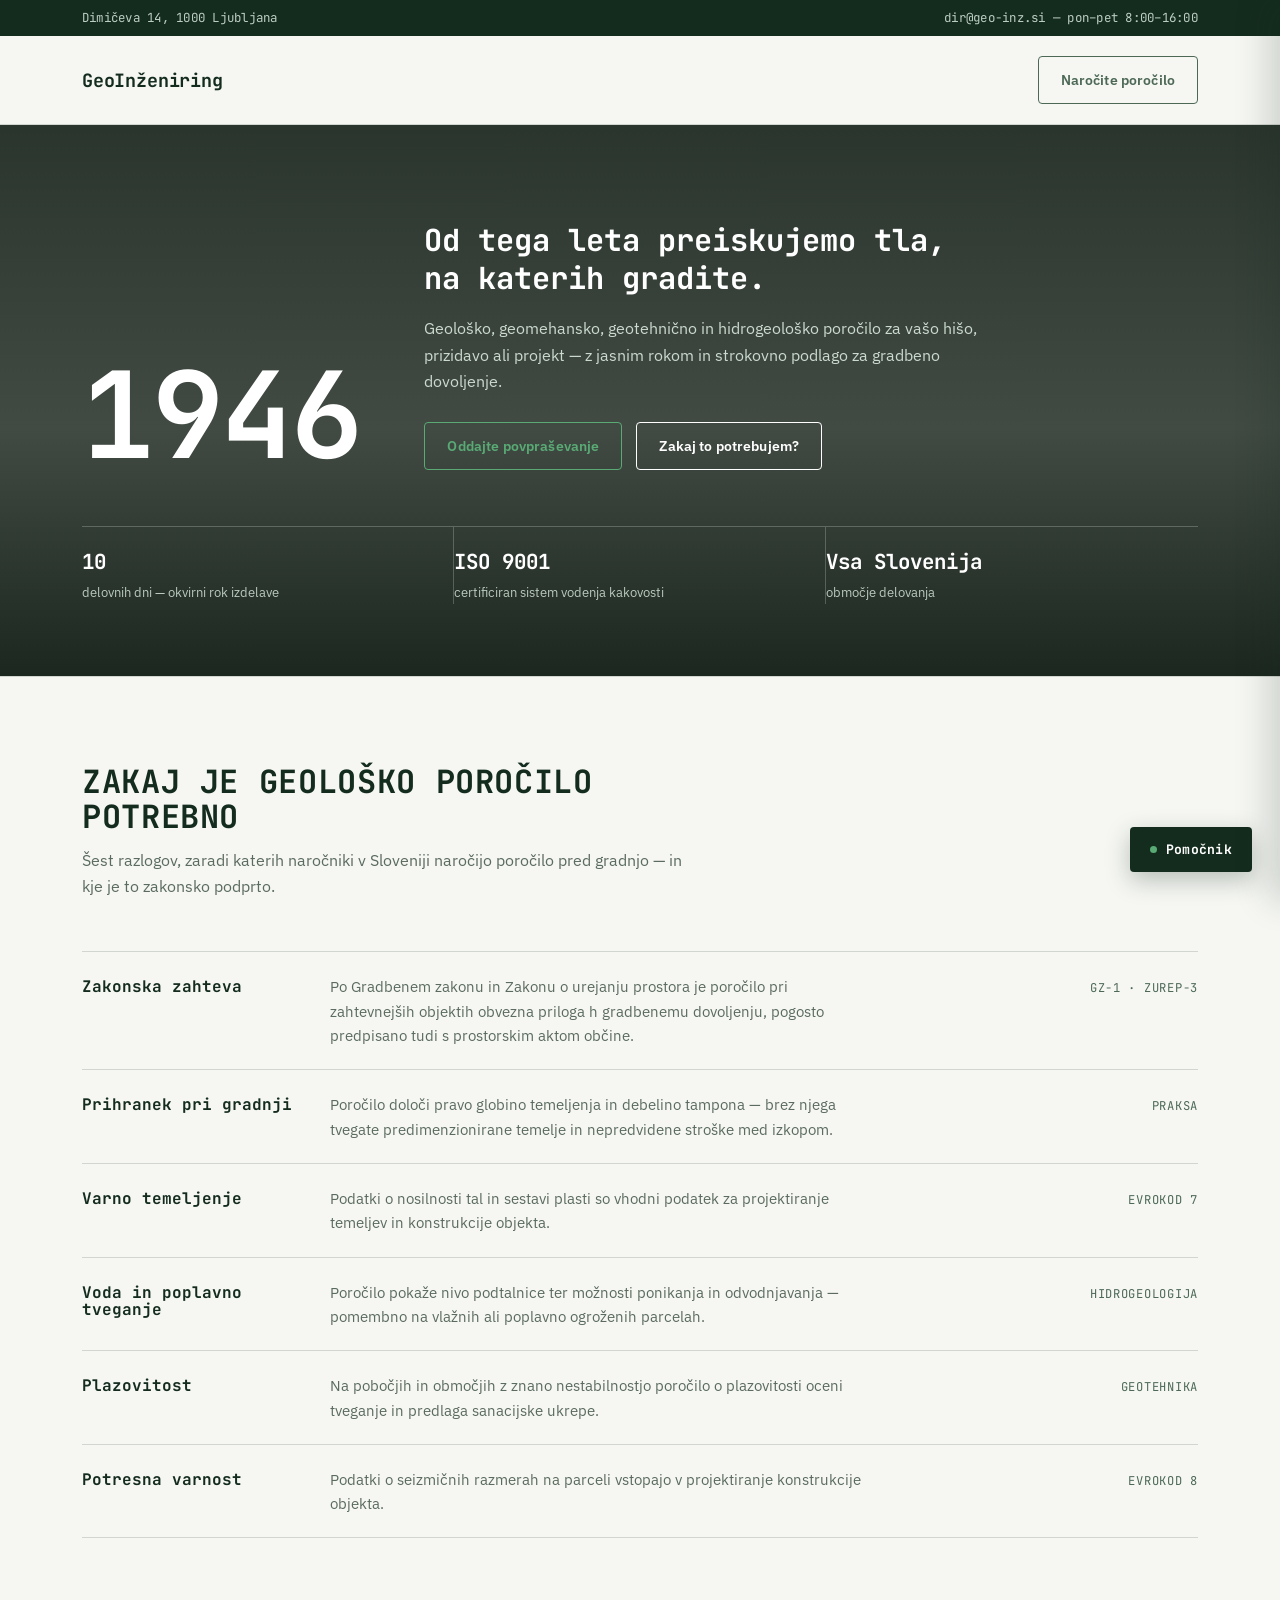
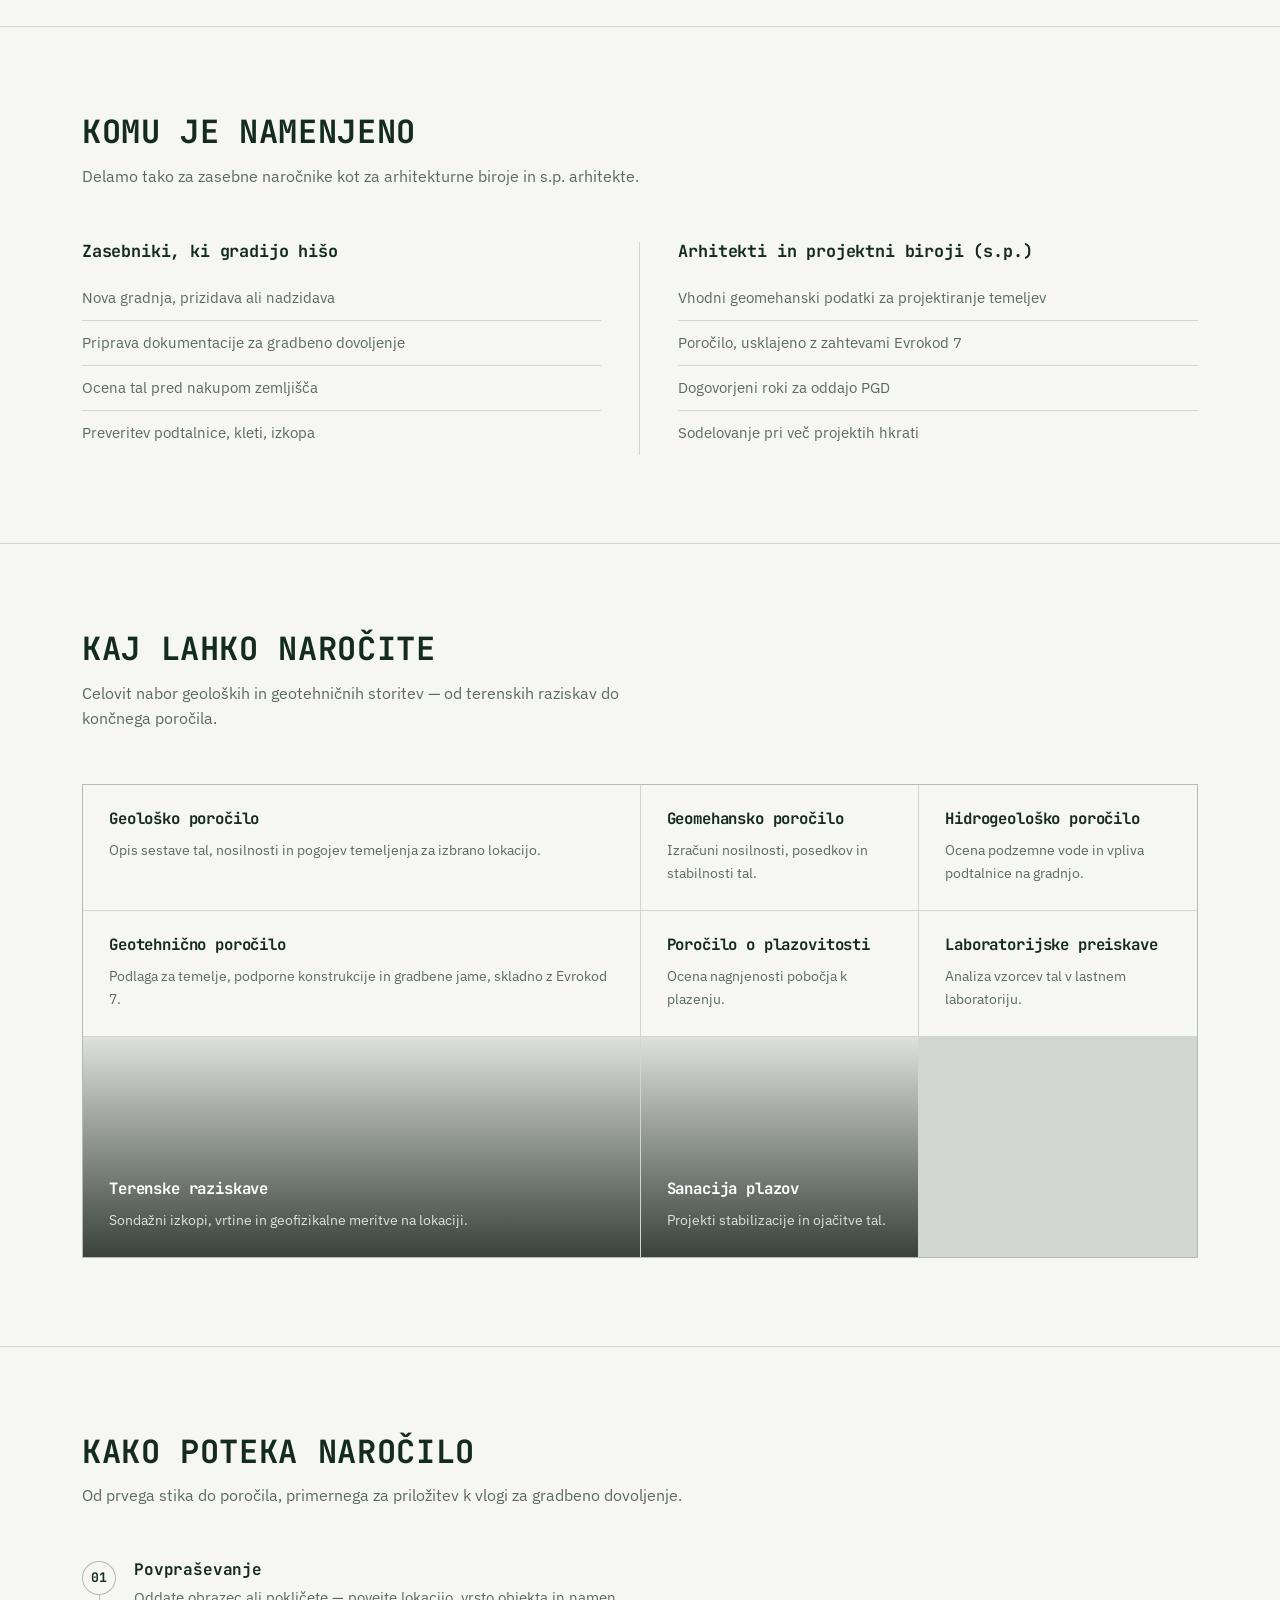
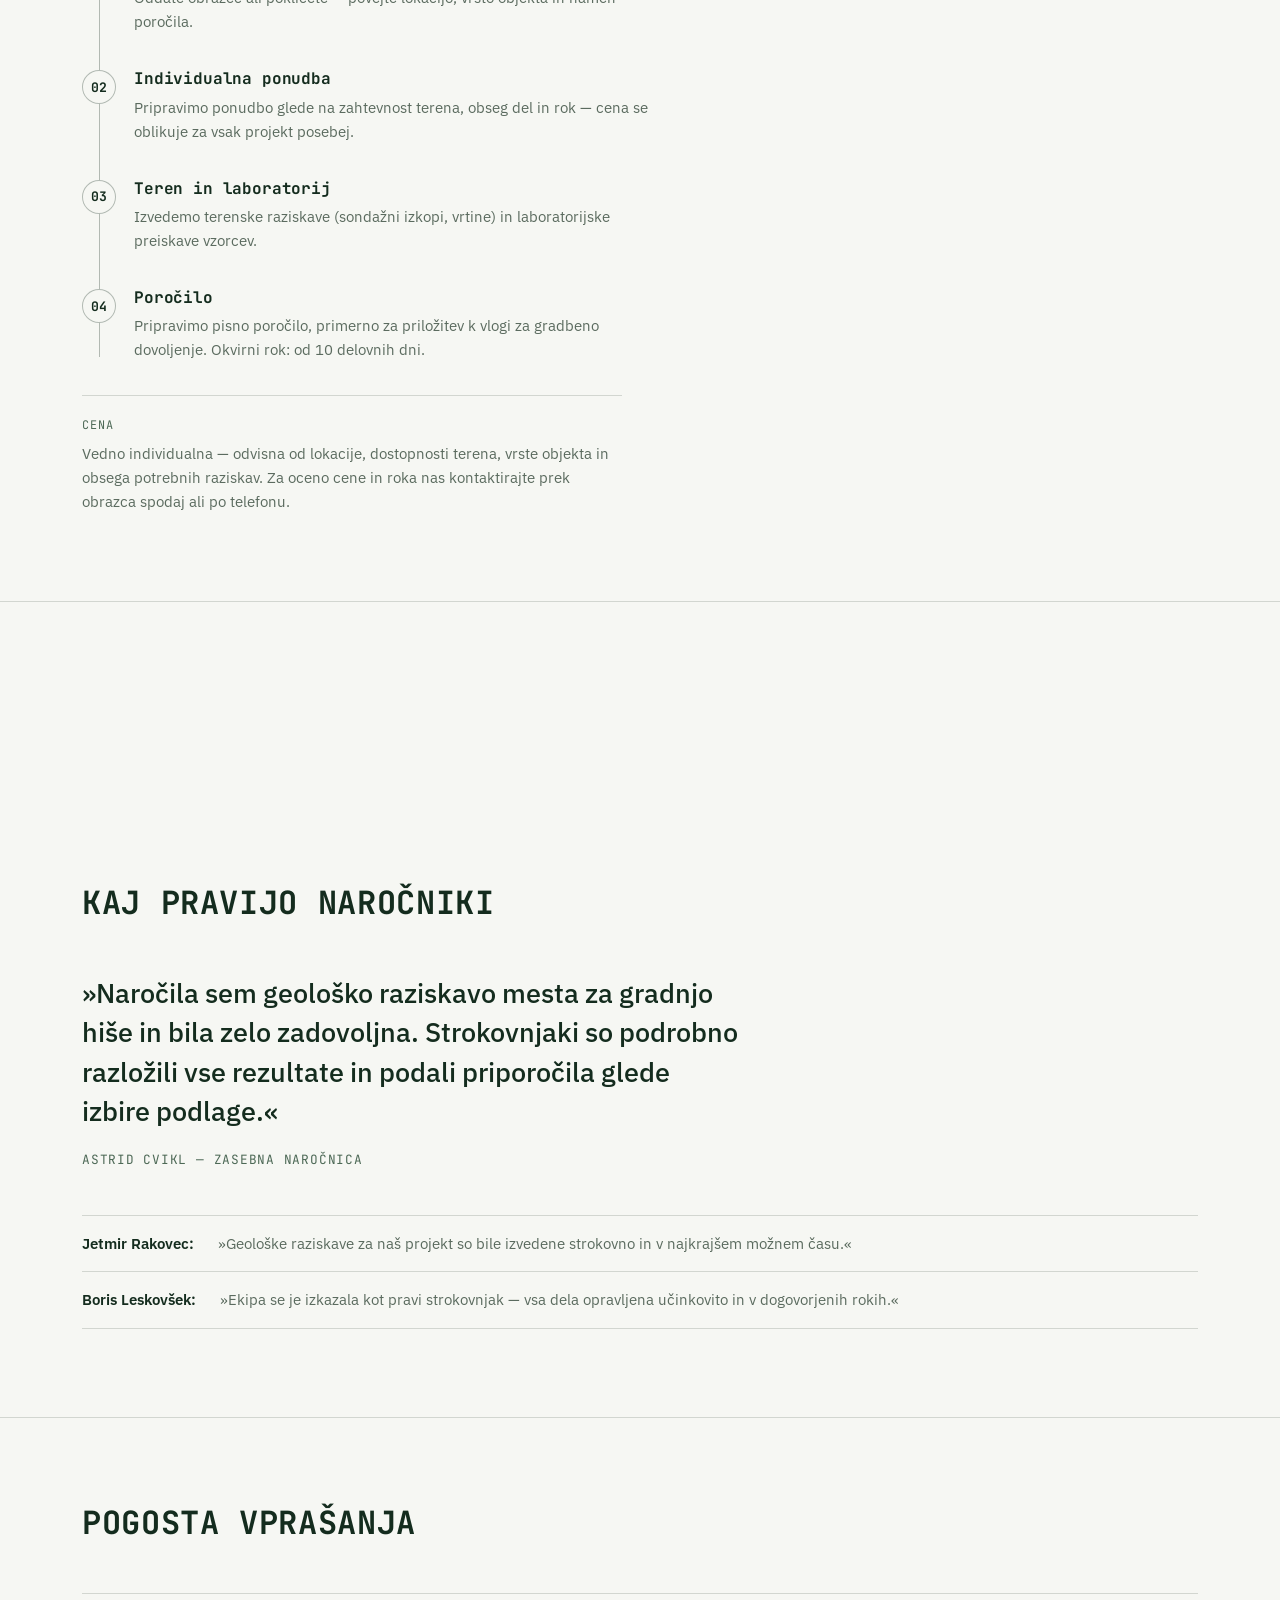
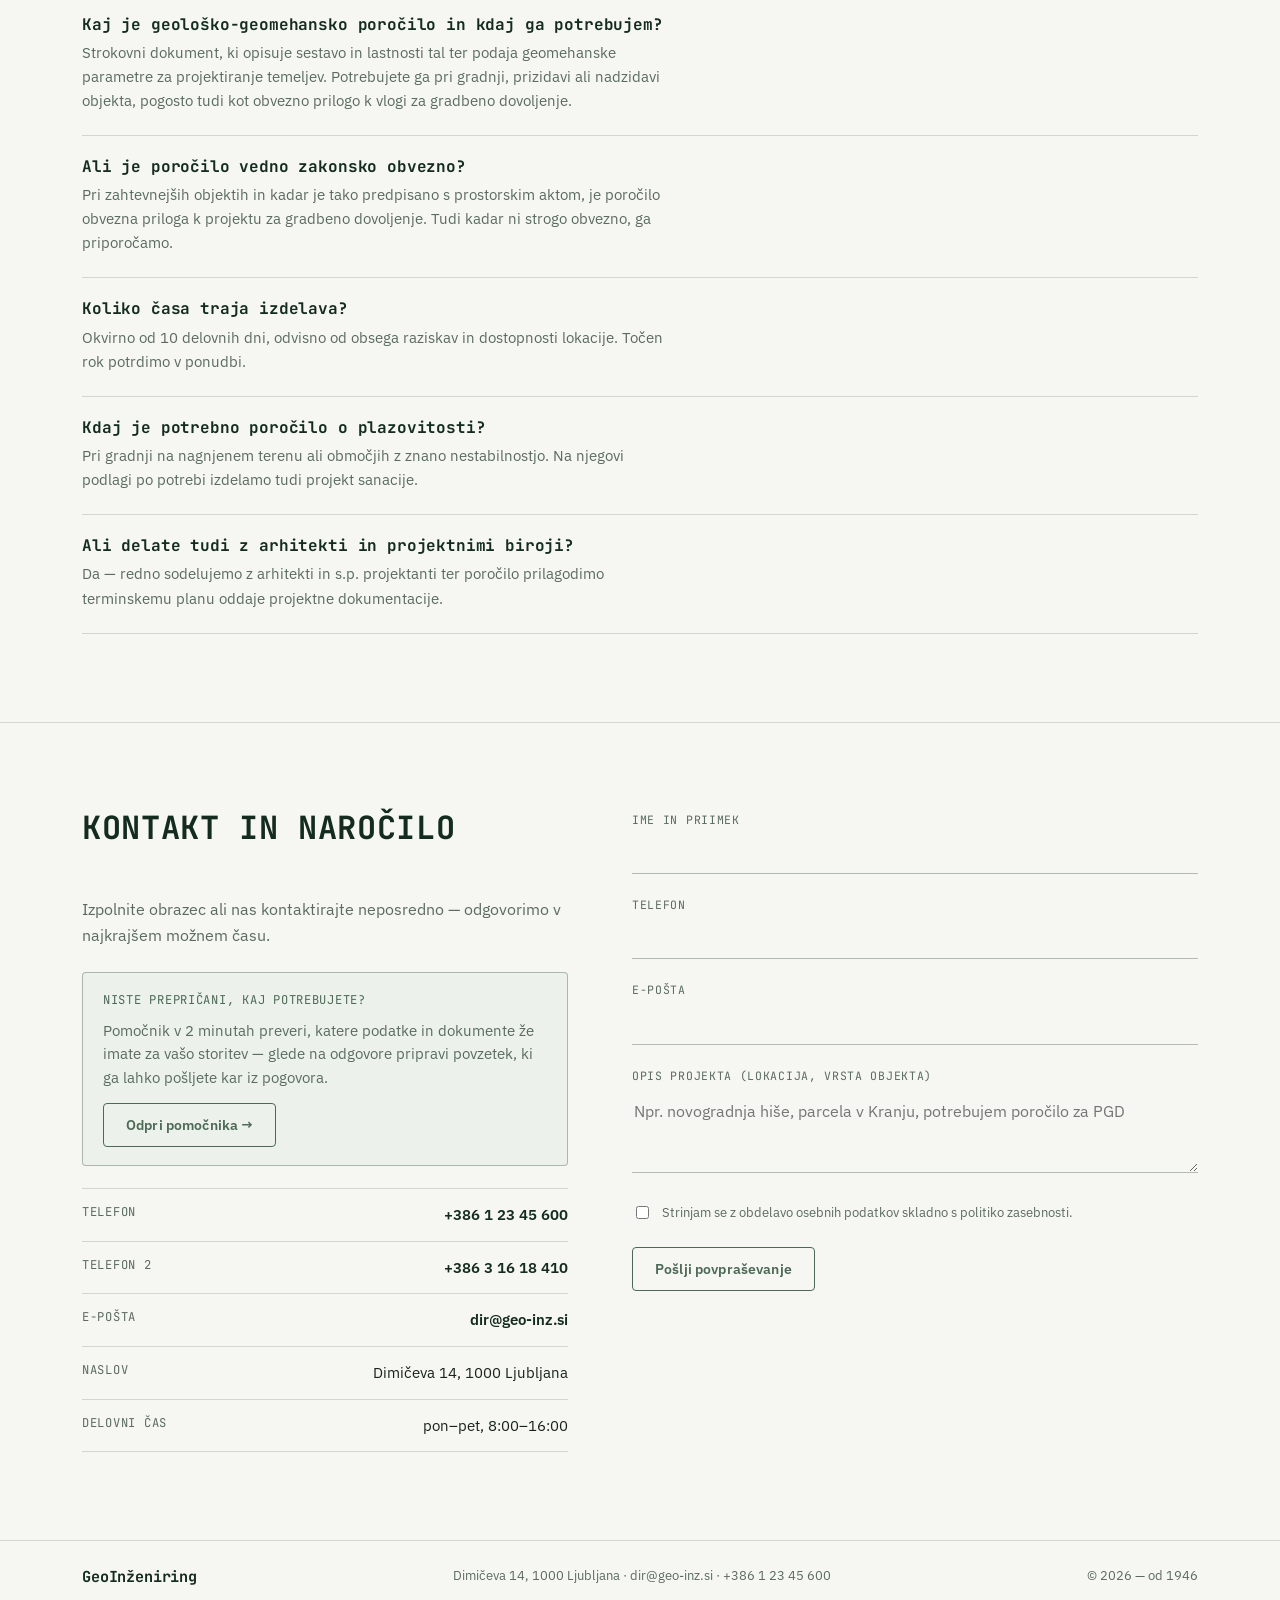
<file: geologija-landing.html>
<!DOCTYPE html>
<html lang="sl">
<head>
<meta charset="UTF-8">
<meta name="viewport" content="width=device-width, initial-scale=1.0">
<title>Geološko-geomehansko poročilo za vašo gradnjo | GeoInženiring</title>
<link rel="preconnect" href="https://fonts.googleapis.com">
<link href="https://fonts.googleapis.com/css2?family=JetBrains+Mono:wght@400;500;700&family=IBM+Plex+Sans:wght@400;500;600&display=swap" rel="stylesheet">
<link href="https://api.fontshare.com/v2/css?f[]=cabinet-grotesk@700,500&display=swap" rel="stylesheet">
<style>
/* Hallmark · macrostructure: Stat-Led · tone: Technical
   fingerprint: heading=Hanging, divider=Hairline, button=Outlined-rect,
   image=Tightly-cropped + full-bleed (hero, 2 bento tiles, quote band), reveal=Number-tick (hero figure only)
   fonts: display=JetBrains Mono, body=IBM Plex Sans, outlier(wordmark only)=Cabinet Grotesk */
:root{
  --bg:#F6F7F3;
  --ink:#17231B;
  --dark:#142C1E;
  --sage:#59AA75;
  --sage-dark:#4D6956;
  --muted:#5B6B5F;
  --line:rgba(20,44,30,.16);
  --line-strong:rgba(20,44,30,.3);
  --font-display:"JetBrains Mono", ui-monospace, monospace;
  --font-body:"IBM Plex Sans", system-ui, sans-serif;
  --font-wordmark:"Cabinet Grotesk", var(--font-display);
  --img-terrain:url("https://images.unsplash.com/photo-1667029459136-0f2213cb5aee?auto=format&fit=crop&w=1800&q=70");
  --img-excavator:url("https://images.unsplash.com/photo-1631479447271-e9c394671f6b?auto=format&fit=crop&w=1000&q=70");
  --img-pit:url("https://images.unsplash.com/photo-1680463990599-9d318aaecf71?auto=format&fit=crop&w=1000&q=70");
  --img-rock:url("https://images.unsplash.com/photo-1508739773434-c26b3d09e071?auto=format&fit=crop&w=1800&q=70");
}
*{box-sizing:border-box;}
html{background:var(--bg);}
body{
  margin:0;
  font-family:var(--font-body);
  color:var(--ink);
  background:var(--bg);
  line-height:1.6;
  font-size:16px;
  font-weight:400;
}
a{color:inherit;}
.wrap{max-width:1180px;margin:0 auto;padding:0 clamp(1.25rem,4vw,2rem);}
h1,h2,h3{
  font-family:var(--font-display);
  font-weight:700;
  color:var(--dark);
  margin:0;
  line-height:1.08;
  letter-spacing:-0.01em;
}
p{margin:0;}
.tnum{font-variant-numeric:tabular-nums;}

/* Utility bar */
.utility{background:var(--dark);color:#cfe0d4;font-size:.78rem;}
.utility .wrap{
  display:flex;justify-content:space-between;align-items:center;
  padding:8px clamp(1.25rem,4vw,2rem);flex-wrap:wrap;gap:6px;
  font-family:var(--font-display);letter-spacing:.02em;
}
.utility span{opacity:.9;}

/* Nav — N9 edge-aligned minimal */
nav.mainnav{
  background:var(--bg);border-bottom:1px solid var(--line);
  position:sticky;top:0;z-index:50;
}
.mainnav .wrap{
  display:flex;align-items:center;justify-content:space-between;
  padding:20px clamp(1.25rem,4vw,2rem);
}
.wordmark{
  font-family:var(--font-wordmark);font-weight:700;font-size:1.15rem;
  color:var(--dark);letter-spacing:-0.01em;text-decoration:none;
}
.btn{
  display:inline-flex;align-items:center;gap:8px;white-space:nowrap;
  background:transparent;color:var(--dark);
  padding:12px 22px;border:1.5px solid var(--dark);border-radius:4px;
  text-decoration:none;font-weight:600;font-size:.88rem;cursor:pointer;
  font-family:var(--font-body);letter-spacing:.01em;
  transition:background-color .18s ease, color .18s ease;
}
.btn:hover{background:var(--dark);color:var(--bg);}
.btn-accent{border-color:var(--sage-dark);color:var(--sage-dark);}
.btn-accent:hover{background:var(--sage-dark);color:#fff;}

section{padding:clamp(3rem,7vw,5.5rem) 0;border-top:1px solid var(--line);}
section:first-of-type{border-top:none;}

/* Hanging heading — floats above section, generous room, left-biased */
.head{margin-bottom:clamp(2rem,5vw,3.25rem);max-width:640px;}
.head h2{font-size:clamp(1.5rem,3vw,2rem);text-transform:uppercase;letter-spacing:.02em;}
.head p{color:var(--muted);margin-top:14px;font-size:1rem;max-width:60ch;}

/* Hero — Stat-Led, full-bleed terrain photo, dark tint overlay, left-biased */
.hero{
  padding:clamp(3.5rem,8vw,6rem) 0 clamp(3rem,6vw,4.5rem);
  position:relative;color:#EFF3EF;border-top:none;
  background:
    linear-gradient(180deg, rgba(14,26,18,.88) 0%, rgba(14,26,18,.78) 55%, rgba(14,26,18,.94) 100%),
    var(--img-terrain) center 35% / cover no-repeat;
}
.hero-inner{display:flex;gap:clamp(2rem,5vw,4rem);align-items:flex-end;flex-wrap:wrap;}
.hero-figure{flex:0 0 auto;}
.figure{
  font-family:var(--font-wordmark);font-weight:700;
  font-size:clamp(4.5rem,13vw,7.5rem);line-height:.92;color:#fff;
  letter-spacing:-0.02em;
}
.hero-copy{flex:1 1 420px;max-width:560px;}
.qualifier{
  font-family:var(--font-display);font-weight:700;font-size:clamp(1.4rem,2.6vw,1.9rem);
  color:#fff;line-height:1.25;margin-bottom:18px;text-transform:none;
}
.hero-copy .desc{color:#CBDACF;font-size:1.02rem;line-height:1.6;margin-bottom:28px;max-width:56ch;}
.hero-ctas{display:flex;gap:14px;flex-wrap:wrap;}
.hero .btn{border-color:#fff;color:#fff;}
.hero .btn:hover{background:#fff;color:var(--dark);}
.hero .btn-accent{border-color:var(--sage);color:var(--sage);}
.hero .btn-accent:hover{background:var(--sage);color:var(--dark);}

.stat-strip{
  display:flex;gap:0;margin-top:clamp(2.5rem,5vw,3.5rem);flex-wrap:wrap;
  border-top:1px solid rgba(255,255,255,.22);
}
.stat-strip .s{
  flex:1 1 180px;padding:18px clamp(1rem,2vw,1.5rem) 0 0;border-right:1px solid rgba(255,255,255,.22);
}
.stat-strip .s:last-child{border-right:none;}
.stat-strip b{
  display:block;font-family:var(--font-display);font-size:1.3rem;color:#fff;font-weight:700;
}
.stat-strip span{font-size:.82rem;color:#B9CABE;}

/* Spec sheet — replaces icon-card grid for "why" section */
.spec{width:100%;border-collapse:collapse;}
.spec-row{
  display:grid;grid-template-columns:220px 1fr 200px;gap:28px;
  padding:22px 0;border-top:1px solid var(--line);align-items:baseline;
}
.spec-row:last-child{border-bottom:1px solid var(--line);}
.spec-row h3{font-size:1rem;text-transform:none;letter-spacing:0;color:var(--dark);}
.spec-row p{color:var(--muted);font-size:.95rem;max-width:60ch;}
.spec-row .src{
  font-family:var(--font-display);font-size:.76rem;color:var(--sage-dark);
  text-transform:uppercase;letter-spacing:.06em;text-align:right;
}

/* Audience — asymmetric two column, hairline vertical divider */
.audience{display:flex;gap:0;}
.audience .col{flex:1 1 50%;padding:0 clamp(1.5rem,3vw,2.5rem);}
.audience .col:first-child{padding-left:0;border-right:1px solid var(--line);}
.audience .col:last-child{padding-right:0;}
.audience h3{font-size:1.05rem;text-transform:none;margin-bottom:16px;}
.audience ul{padding-left:0;margin:0;color:var(--muted);list-style:none;font-size:.94rem;}
.audience li{padding:10px 0;border-top:1px solid var(--line);}
.audience li:first-child{border-top:none;}

/* Services — Bento grid, mixed spans, two tiles carry photography */
.bento{display:grid;grid-template-columns:repeat(4,1fr);gap:1px;background:var(--line);border:1px solid var(--line);}
.bento .tile{background:var(--bg);padding:26px;}
.bento .tile.wide{grid-column:span 2;}
.bento .tile h3{font-size:.98rem;text-transform:none;margin-bottom:10px;}
.bento .tile p{color:var(--muted);font-size:.9rem;}
.bento .tile.photo{
  position:relative;color:#fff;min-height:220px;background-size:cover;background-position:center;
  display:flex;flex-direction:column;justify-content:flex-end;
}
.bento .tile.photo::before{
  content:"";position:absolute;inset:0;
  background:linear-gradient(180deg, rgba(14,26,18,.1) 0%, rgba(14,26,18,.82) 100%);
}
.bento .tile.photo h3, .bento .tile.photo p{position:relative;color:#fff;}
.bento .tile.photo p{color:#D8E4DB;}
.bento .tile.photo.p-excavator{background-image:var(--img-excavator);}
.bento .tile.photo.p-pit{background-image:var(--img-pit);}

/* Process — step sequence with connector */
.steps{position:relative;padding-left:52px;}
.steps::before{
  content:"";position:absolute;left:17px;top:6px;bottom:6px;width:1px;background:var(--line-strong);
}
.step{position:relative;padding-bottom:36px;}
.step:last-child{padding-bottom:0;}
.step .n{
  position:absolute;left:-52px;top:0;width:34px;height:34px;
  display:flex;align-items:center;justify-content:center;
  font-family:var(--font-display);font-size:.82rem;font-weight:700;color:var(--dark);
  background:var(--bg);border:1px solid var(--line-strong);border-radius:50%;
}
.step h3{font-size:1rem;text-transform:none;margin-bottom:8px;}
.step p{color:var(--muted);font-size:.94rem;max-width:60ch;}

.price-note{
  margin-top:32px;padding-top:20px;border-top:1px solid var(--line);
  color:var(--muted);font-size:.92rem;max-width:60ch;
}
.price-note .label{
  font-family:var(--font-display);font-size:.74rem;text-transform:uppercase;letter-spacing:.08em;
  color:var(--sage-dark);display:block;margin-bottom:8px;
}

.quote-section{padding-top:0;}
.quote-photo-band{
  height:clamp(140px,20vw,220px);margin-bottom:clamp(2.5rem,6vw,4rem);
  background:var(--img-rock) center 65% / cover no-repeat;
  filter:saturate(.85);
}

/* Testimonial — single huge quote, not a grid */
.quote-main{max-width:66ch;}
.quote-main blockquote{
  margin:0;font-size:clamp(1.3rem,2.6vw,1.7rem);line-height:1.45;color:var(--dark);
  font-family:var(--font-body);font-weight:500;
}
.quote-main .attr{
  margin-top:20px;font-family:var(--font-display);font-size:.8rem;text-transform:uppercase;
  letter-spacing:.06em;color:var(--sage-dark);
}
.quote-minor{margin-top:44px;border-top:1px solid var(--line);}
.quote-minor .row{
  display:flex;gap:24px;padding:16px 0;border-bottom:1px solid var(--line);
  font-size:.92rem;color:var(--muted);flex-wrap:wrap;
}
.quote-minor .row b{color:var(--dark);font-weight:600;}

/* FAQ — conversational, hairline only */
.faq-row{padding:22px 0;border-top:1px solid var(--line);}
.faq-row:last-child{border-bottom:1px solid var(--line);}
.faq-row h3{font-size:1rem;text-transform:none;margin-bottom:8px;}
.faq-row p{color:var(--muted);font-size:.94rem;max-width:65ch;}

/* Contact */
.contact-wrap{display:flex;gap:clamp(2rem,5vw,4rem);flex-wrap:wrap;}
.contact-info{flex:1 1 300px;}
.contact-info .desc{color:var(--muted);margin-bottom:24px;max-width:50ch;}
.info-row{display:flex;justify-content:space-between;padding:14px 0;border-top:1px solid var(--line);font-size:.92rem;gap:12px;flex-wrap:wrap;}
.info-row:last-child{border-bottom:1px solid var(--line);}
.info-row .k{font-family:var(--font-display);font-size:.76rem;text-transform:uppercase;letter-spacing:.06em;color:var(--muted);}
.info-row a{text-decoration:none;color:var(--dark);font-weight:600;}

.assistant-promo{
  margin-bottom:22px;padding:18px 20px;border:1px solid var(--line-strong);border-radius:4px;
  background:rgba(89,170,117,.06);
}
.assistant-promo .k{
  font-family:var(--font-display);font-size:.76rem;text-transform:uppercase;letter-spacing:.06em;
  color:var(--sage-dark);display:block;margin-bottom:8px;
}
.assistant-promo p{color:var(--muted);font-size:.92rem;margin-bottom:14px;max-width:50ch;}

.contact-form{flex:1 1 380px;}
.field{margin-bottom:22px;}
.field label{
  display:block;font-family:var(--font-display);font-size:.72rem;text-transform:uppercase;
  letter-spacing:.06em;color:var(--muted);margin-bottom:8px;
}
.field input,.field textarea{
  width:100%;border:none;border-bottom:1.5px solid var(--line-strong);background:transparent;
  padding:8px 2px;font-family:var(--font-body);font-size:1rem;color:var(--ink);
  border-radius:0;
}
.field input:focus,.field textarea:focus{outline:none;border-bottom-color:var(--sage-dark);}
.field textarea{min-height:80px;resize:vertical;}
.consent{display:flex;gap:10px;align-items:flex-start;font-size:.8rem;color:var(--muted);margin:20px 0 24px;}
.consent input{width:auto;margin-top:3px;}

footer{border-top:1px solid var(--line);padding:24px 0;}
footer .wrap{
  display:flex;justify-content:space-between;flex-wrap:wrap;gap:10px;
  font-size:.82rem;color:var(--muted);
}
footer .wordmark{font-size:.95rem;}
footer a{color:var(--muted);text-decoration:none;}

@media (max-width:800px){
  .spec-row{grid-template-columns:1fr;gap:6px;}
  .spec-row .src{text-align:left;}
  .audience{flex-direction:column;}
  .audience .col:first-child{border-right:none;border-bottom:1px solid var(--line);padding-bottom:28px;margin-bottom:28px;}
  .bento{grid-template-columns:repeat(2,1fr);}
  .bento .tile.wide{grid-column:span 2;}
}
@media (max-width:520px){
  .bento{grid-template-columns:1fr;}
  .bento .tile.wide{grid-column:span 1;}
  .utility .wrap{display:none;}
}
</style>
</head>
<body>

<div class="utility">
  <div class="wrap">
    <span>Dimičeva 14, 1000 Ljubljana</span>
    <span>dir@geo-inz.si — pon–pet 8:00–16:00</span>
  </div>
</div>

<nav class="mainnav">
  <div class="wrap">
    <a class="wordmark" href="#">GeoInženiring</a>
    <a class="btn btn-accent" href="#narocilo">Naročite poročilo</a>
  </div>
</nav>

<section class="hero">
  <div class="wrap hero-inner">
    <div class="hero-figure"><div class="figure tnum" id="statFigure">0</div></div>
    <div class="hero-copy">
      <p class="qualifier">Od tega leta preiskujemo tla, na katerih gradite.</p>
      <p class="desc">Geološko, geomehansko, geotehnično in hidrogeološko poročilo za vašo hišo, prizidavo ali projekt — z jasnim rokom in strokovno podlago za gradbeno dovoljenje.</p>
      <div class="hero-ctas">
        <a class="btn btn-accent" href="#narocilo">Oddajte povpraševanje</a>
        <a class="btn" href="#zakaj">Zakaj to potrebujem?</a>
      </div>
    </div>
  </div>
  <div class="wrap">
    <div class="stat-strip">
      <div class="s"><b class="tnum">10</b><span>delovnih dni — okvirni rok izdelave</span></div>
      <div class="s"><b>ISO 9001</b><span>certificiran sistem vodenja kakovosti</span></div>
      <div class="s"><b>Vsa Slovenija</b><span>območje delovanja</span></div>
    </div>
  </div>
</section>

<section id="zakaj">
  <div class="wrap">
    <div class="head">
      <h2>Zakaj je geološko poročilo potrebno</h2>
      <p>Šest razlogov, zaradi katerih naročniki v Sloveniji naročijo poročilo pred gradnjo — in kje je to zakonsko podprto.</p>
    </div>
    <div class="spec">
      <div class="spec-row">
        <h3>Zakonska zahteva</h3>
        <p>Po Gradbenem zakonu in Zakonu o urejanju prostora je poročilo pri zahtevnejših objektih obvezna priloga h gradbenemu dovoljenju, pogosto predpisano tudi s prostorskim aktom občine.</p>
        <span class="src">GZ-1 · ZUreP-3</span>
      </div>
      <div class="spec-row">
        <h3>Prihranek pri gradnji</h3>
        <p>Poročilo določi pravo globino temeljenja in debelino tampona — brez njega tvegate predimenzionirane temelje in nepredvidene stroške med izkopom.</p>
        <span class="src">praksa</span>
      </div>
      <div class="spec-row">
        <h3>Varno temeljenje</h3>
        <p>Podatki o nosilnosti tal in sestavi plasti so vhodni podatek za projektiranje temeljev in konstrukcije objekta.</p>
        <span class="src">Evrokod 7</span>
      </div>
      <div class="spec-row">
        <h3>Voda in poplavno tveganje</h3>
        <p>Poročilo pokaže nivo podtalnice ter možnosti ponikanja in odvodnjavanja — pomembno na vlažnih ali poplavno ogroženih parcelah.</p>
        <span class="src">hidrogeologija</span>
      </div>
      <div class="spec-row">
        <h3>Plazovitost</h3>
        <p>Na pobočjih in območjih z znano nestabilnostjo poročilo o plazovitosti oceni tveganje in predlaga sanacijske ukrepe.</p>
        <span class="src">geotehnika</span>
      </div>
      <div class="spec-row">
        <h3>Potresna varnost</h3>
        <p>Podatki o seizmičnih razmerah na parceli vstopajo v projektiranje konstrukcije objekta.</p>
        <span class="src">Evrokod 8</span>
      </div>
    </div>
  </div>
</section>

<section id="komu">
  <div class="wrap">
    <div class="head">
      <h2>Komu je namenjeno</h2>
      <p>Delamo tako za zasebne naročnike kot za arhitekturne biroje in s.p. arhitekte.</p>
    </div>
    <div class="audience">
      <div class="col">
        <h3>Zasebniki, ki gradijo hišo</h3>
        <ul>
          <li>Nova gradnja, prizidava ali nadzidava</li>
          <li>Priprava dokumentacije za gradbeno dovoljenje</li>
          <li>Ocena tal pred nakupom zemljišča</li>
          <li>Preveritev podtalnice, kleti, izkopa</li>
        </ul>
      </div>
      <div class="col">
        <h3>Arhitekti in projektni biroji (s.p.)</h3>
        <ul>
          <li>Vhodni geomehanski podatki za projektiranje temeljev</li>
          <li>Poročilo, usklajeno z zahtevami Evrokod 7</li>
          <li>Dogovorjeni roki za oddajo PGD</li>
          <li>Sodelovanje pri več projektih hkrati</li>
        </ul>
      </div>
    </div>
  </div>
</section>

<section id="storitve">
  <div class="wrap">
    <div class="head">
      <h2>Kaj lahko naročite</h2>
      <p>Celovit nabor geoloških in geotehničnih storitev — od terenskih raziskav do končnega poročila.</p>
    </div>
    <div class="bento">
      <div class="tile wide"><h3>Geološko poročilo</h3><p>Opis sestave tal, nosilnosti in pogojev temeljenja za izbrano lokacijo.</p></div>
      <div class="tile"><h3>Geomehansko poročilo</h3><p>Izračuni nosilnosti, posedkov in stabilnosti tal.</p></div>
      <div class="tile"><h3>Hidrogeološko poročilo</h3><p>Ocena podzemne vode in vpliva podtalnice na gradnjo.</p></div>
      <div class="tile wide"><h3>Geotehnično poročilo</h3><p>Podlaga za temelje, podporne konstrukcije in gradbene jame, skladno z Evrokod 7.</p></div>
      <div class="tile"><h3>Poročilo o plazovitosti</h3><p>Ocena nagnjenosti pobočja k plazenju.</p></div>
      <div class="tile"><h3>Laboratorijske preiskave</h3><p>Analiza vzorcev tal v lastnem laboratoriju.</p></div>
      <div class="tile wide photo p-pit"><h3>Terenske raziskave</h3><p>Sondažni izkopi, vrtine in geofizikalne meritve na lokaciji.</p></div>
      <div class="tile photo p-excavator"><h3>Sanacija plazov</h3><p>Projekti stabilizacije in ojačitve tal.</p></div>
    </div>
  </div>
</section>

<section id="proces">
  <div class="wrap">
    <div class="head">
      <h2>Kako poteka naročilo</h2>
      <p>Od prvega stika do poročila, primernega za priložitev k vlogi za gradbeno dovoljenje.</p>
    </div>
    <div class="steps">
      <div class="step"><span class="n tnum">01</span><h3>Povpraševanje</h3><p>Oddate obrazec ali pokličete — povejte lokacijo, vrsto objekta in namen poročila.</p></div>
      <div class="step"><span class="n tnum">02</span><h3>Individualna ponudba</h3><p>Pripravimo ponudbo glede na zahtevnost terena, obseg del in rok — cena se oblikuje za vsak projekt posebej.</p></div>
      <div class="step"><span class="n tnum">03</span><h3>Teren in laboratorij</h3><p>Izvedemo terenske raziskave (sondažni izkopi, vrtine) in laboratorijske preiskave vzorcev.</p></div>
      <div class="step"><span class="n tnum">04</span><h3>Poročilo</h3><p>Pripravimo pisno poročilo, primerno za priložitev k vlogi za gradbeno dovoljenje. Okvirni rok: od 10 delovnih dni.</p></div>
    </div>
    <div class="price-note">
      <span class="label">Cena</span>
      Vedno individualna — odvisna od lokacije, dostopnosti terena, vrste objekta in obsega potrebnih raziskav. Za oceno cene in roka nas kontaktirajte prek obrazca spodaj ali po telefonu.
    </div>
  </div>
</section>

<section class="quote-section">
  <div class="quote-photo-band"></div>
  <div class="wrap">
    <div class="head">
      <h2>Kaj pravijo naročniki</h2>
    </div>
    <div class="quote-main">
      <blockquote>»Naročila sem geološko raziskavo mesta za gradnjo hiše in bila zelo zadovoljna. Strokovnjaki so podrobno razložili vse rezultate in podali priporočila glede izbire podlage.«</blockquote>
      <div class="attr">Astrid Cvikl — zasebna naročnica</div>
    </div>
    <div class="quote-minor">
      <div class="row"><b>Jetmir Rakovec:</b> »Geološke raziskave za naš projekt so bile izvedene strokovno in v najkrajšem možnem času.«</div>
      <div class="row"><b>Boris Leskovšek:</b> »Ekipa se je izkazala kot pravi strokovnjak — vsa dela opravljena učinkovito in v dogovorjenih rokih.«</div>
    </div>
  </div>
</section>

<section id="faq">
  <div class="wrap">
    <div class="head"><h2>Pogosta vprašanja</h2></div>
    <div class="faq-list">
      <div class="faq-row"><h3>Kaj je geološko-geomehansko poročilo in kdaj ga potrebujem?</h3><p>Strokovni dokument, ki opisuje sestavo in lastnosti tal ter podaja geomehanske parametre za projektiranje temeljev. Potrebujete ga pri gradnji, prizidavi ali nadzidavi objekta, pogosto tudi kot obvezno prilogo k vlogi za gradbeno dovoljenje.</p></div>
      <div class="faq-row"><h3>Ali je poročilo vedno zakonsko obvezno?</h3><p>Pri zahtevnejših objektih in kadar je tako predpisano s prostorskim aktom, je poročilo obvezna priloga k projektu za gradbeno dovoljenje. Tudi kadar ni strogo obvezno, ga priporočamo.</p></div>
      <div class="faq-row"><h3>Koliko časa traja izdelava?</h3><p>Okvirno od 10 delovnih dni, odvisno od obsega raziskav in dostopnosti lokacije. Točen rok potrdimo v ponudbi.</p></div>
      <div class="faq-row"><h3>Kdaj je potrebno poročilo o plazovitosti?</h3><p>Pri gradnji na nagnjenem terenu ali območjih z znano nestabilnostjo. Na njegovi podlagi po potrebi izdelamo tudi projekt sanacije.</p></div>
      <div class="faq-row"><h3>Ali delate tudi z arhitekti in projektnimi biroji?</h3><p>Da — redno sodelujemo z arhitekti in s.p. projektanti ter poročilo prilagodimo terminskemu planu oddaje projektne dokumentacije.</p></div>
    </div>
  </div>
</section>

<section id="narocilo">
  <div class="wrap contact-wrap">
    <div class="contact-info">
      <div class="head"><h2>Kontakt in naročilo</h2></div>
      <p class="desc">Izpolnite obrazec ali nas kontaktirajte neposredno — odgovorimo v najkrajšem možnem času.</p>
      <div class="assistant-promo">
        <span class="k">Niste prepričani, kaj potrebujete?</span>
        <p>Pomočnik v 2 minutah preveri, katere podatke in dokumente že imate za vašo storitev — glede na odgovore pripravi povzetek, ki ga lahko pošljete kar iz pogovora.</p>
        <button class="btn btn-accent" type="button" onclick="toggleAssistant(true)">Odpri pomočnika →</button>
      </div>
      <div class="info-row"><span class="k">Telefon</span><a href="tel:+38612345600">+386 1 23 45 600</a></div>
      <div class="info-row"><span class="k">Telefon 2</span><a href="tel:+38631618410">+386 3 16 18 410</a></div>
      <div class="info-row"><span class="k">E-pošta</span><a href="mailto:dir@geo-inz.si">dir@geo-inz.si</a></div>
      <div class="info-row"><span class="k">Naslov</span><span>Dimičeva 14, 1000 Ljubljana</span></div>
      <div class="info-row"><span class="k">Delovni čas</span><span>pon–pet, 8:00–16:00</span></div>
    </div>
    <form class="contact-form" onsubmit="return false;">
      <div class="field"><label for="name">Ime in priimek</label><input id="name" type="text" required></div>
      <div class="field"><label for="phone">Telefon</label><input id="phone" type="tel" required></div>
      <div class="field"><label for="email">E-pošta</label><input id="email" type="email" required></div>
      <div class="field"><label for="message">Opis projekta (lokacija, vrsta objekta)</label><textarea id="message" placeholder="Npr. novogradnja hiše, parcela v Kranju, potrebujem poročilo za PGD"></textarea></div>
      <div class="consent">
        <input type="checkbox" id="consent" required>
        <label for="consent">Strinjam se z obdelavo osebnih podatkov skladno s politiko zasebnosti.</label>
      </div>
      <button class="btn btn-accent" type="submit">Pošlji povpraševanje</button>
    </form>
  </div>
</section>

<footer>
  <div class="wrap">
    <span class="wordmark" style="font-family:var(--font-wordmark);color:var(--dark);font-weight:700;">GeoInženiring</span>
    <span>Dimičeva 14, 1000 Ljubljana · <a href="mailto:dir@geo-inz.si">dir@geo-inz.si</a> · <a href="tel:+38612345600">+386 1 23 45 600</a></span>
    <span>© 2026 — od 1946</span>
  </div>
</footer>

<!-- Interactive assistant — isolated in an iframe so its own design system never leaks into the page -->
<button id="assistantFab" class="assistant-fab" type="button" onclick="toggleAssistant()">
  <span class="dot"></span> Pomočnik
</button>

<div id="assistantOverlay" class="assistant-overlay" onclick="toggleAssistant(false)"></div>
<aside id="assistantDrawer" class="assistant-drawer" aria-label="Pomočnik za povpraševanje">
  <div class="assistant-drawer-head">
    <span>Pomočnik za povpraševanje</span>
    <button type="button" onclick="toggleAssistant(false)" aria-label="Zapri">×</button>
  </div>
  <iframe id="assistantFrame" src="" loading="lazy" title="GeoInženiring – pomočnik za povpraševanje"></iframe>
</aside>

<style>
.assistant-fab{
  position:fixed;right:clamp(16px,3vw,28px);bottom:clamp(16px,3vw,28px);z-index:80;
  display:inline-flex;align-items:center;gap:9px;
  background:var(--dark);color:#fff;border:none;border-radius:4px;
  padding:14px 20px;font-family:var(--font-display);font-size:.82rem;font-weight:700;
  letter-spacing:.02em;cursor:pointer;box-shadow:0 8px 24px rgba(20,44,30,.28);
  transition:background-color .18s ease;
}
.assistant-fab:hover{background:var(--sage-dark);}
.assistant-fab .dot{width:7px;height:7px;border-radius:50%;background:var(--sage);flex-shrink:0;}
.assistant-overlay{
  position:fixed;inset:0;background:rgba(14,26,18,.45);z-index:89;
  opacity:0;pointer-events:none;transition:opacity .2s ease;
}
.assistant-overlay.open{opacity:1;pointer-events:auto;}
.assistant-drawer{
  position:fixed;top:0;right:0;height:100%;width:min(440px,100vw);
  background:#fff;z-index:90;box-shadow:-12px 0 32px rgba(20,44,30,.18);
  display:flex;flex-direction:column;
  transform:translateX(100%);transition:transform .28s ease;
}
.assistant-drawer.open{transform:translateX(0);}
.assistant-drawer-head{
  display:flex;align-items:center;justify-content:space-between;
  padding:16px 20px;border-bottom:1px solid var(--line);
  font-family:var(--font-display);font-size:.82rem;text-transform:uppercase;letter-spacing:.04em;
  color:var(--dark);flex-shrink:0;
}
.assistant-drawer-head button{
  background:none;border:none;font-size:1.4rem;line-height:1;color:var(--muted);cursor:pointer;padding:0 4px;
}
.assistant-drawer iframe{flex:1;width:100%;border:none;}
@media (max-width:520px){
  .assistant-drawer{width:100vw;}
  .assistant-fab span:not(.dot){display:none;}
  .assistant-fab{padding:14px;border-radius:50%;}
}
</style>

<script>
(function(){
  var loaded = false;
  window.toggleAssistant = function(force){
    var drawer = document.getElementById('assistantDrawer');
    var overlay = document.getElementById('assistantOverlay');
    var open = typeof force === 'boolean' ? force : !drawer.classList.contains('open');
    if(open && !loaded){
      document.getElementById('assistantFrame').src = 'geo-inz-cek-lista.html';
      loaded = true;
    }
    drawer.classList.toggle('open', open);
    overlay.classList.toggle('open', open);
    document.body.style.overflow = open ? 'hidden' : '';
  };
})();
</script>

<script>
(function(){
  var el = document.getElementById('statFigure');
  var target = 1946;
  var start = null;
  var duration = 700;
  function ease(t){ return 1 - Math.pow(1 - t, 3); }
  function step(ts){
    if(!start) start = ts;
    var p = Math.min((ts - start) / duration, 1);
    el.textContent = Math.round(ease(p) * target);
    if(p < 1) requestAnimationFrame(step);
  }
  requestAnimationFrame(step);
})();
</script>

</body>
</html>
</file>
<file: styles.css>
:root {
  --forest: #142c1e;
  --forest-2: #1b3a28;
  --sage: #4d6956;
  --mint: #59aa75;
  --mint-soft: #dceadf;
  --paper: #f6f7f2;
  --cream: #efeee6;
  --white: #fff;
  --ink: #213027;
  --muted: #667168;
  --orange: #c7773c;
  --line: rgba(20,44,30,.15);
  --shell: min(1180px, calc(100vw - 64px));
  --radius: 18px;
  --shadow: 0 24px 70px rgba(20,44,30,.10);
  --sans: Inter, "Helvetica Neue", Arial, sans-serif;
}

* { box-sizing: border-box; }
html { scroll-behavior: smooth; }
body { margin: 0; color: var(--ink); background: var(--paper); font-family: var(--sans); -webkit-font-smoothing: antialiased; }
body.menu-open, body.assistant-open { overflow: hidden; }
a { color: inherit; }
button, input, textarea { font: inherit; }
button, a { -webkit-tap-highlight-color: transparent; }
::selection { color: var(--white); background: var(--mint); }
.skip-link { position: fixed; z-index: 100; top: -100px; left: 16px; padding: 12px 16px; color: var(--white); background: var(--forest); }
.skip-link:focus { top: 12px; }
.section { padding: 112px 0; }
.section-shell { width: var(--shell); margin: 0 auto; }

.site-header { position: absolute; z-index: 20; top: 0; left: 0; width: 100%; background: rgba(255,255,255,.95); border-bottom: 1px solid var(--line); }
.header-inner { width: var(--shell); height: 84px; margin: 0 auto; display: grid; grid-template-columns: 1fr auto 1fr; align-items: center; gap: 32px; }
.brand { display: block; width: 235px; height: 58px; text-decoration: none; }
.brand-logo { display: block; width: 100%; height: 100%; background: var(--forest); -webkit-mask: url("assets/logo-geoinzeniring.png") center / contain no-repeat; mask: url("assets/logo-geoinzeniring.png") center / contain no-repeat; }
.main-nav { display: flex; gap: 28px; align-items: center; white-space: nowrap; }
.main-nav a { color: var(--forest); font-size: 12px; font-weight: 700; text-decoration: none; }
.main-nav a:hover { color: var(--mint); }
.header-cta { justify-self: end; padding: 13px 17px; color: var(--white); background: var(--forest); border-radius: 999px; font-size: 12px; font-weight: 800; text-decoration: none; }
.header-cta span { margin-left: 12px; color: #a9e0b9; }
.menu-toggle { display: none; }

.hero { position: relative; width: var(--shell); min-height: 770px; margin: 0 auto; padding: 150px 0 150px; display: grid; grid-template-columns: 1fr 1fr; gap: 65px; align-items: center; }
.hero-copy { position: relative; z-index: 2; padding-bottom: 20px; }
.eyebrow { margin: 0 0 24px; color: var(--sage); font-size: 11px; font-weight: 800; letter-spacing: .12em; text-transform: uppercase; }
.eyebrow > span { display: inline-block; width: 28px; height: 2px; margin: 0 10px 3px 0; background: var(--orange); }
.eyebrow-light { color: rgba(255,255,255,.68); }
.eyebrow-light > span { background: #98d7ac; }
h1, h2, h3, p { text-wrap: pretty; }
h1 { max-width: 650px; margin: 0; color: var(--forest); font-size: clamp(48px, 5.7vw, 78px); line-height: .98; letter-spacing: -.055em; }
h1 em { color: var(--mint); font-style: normal; }
.hero-lead { max-width: 610px; margin: 30px 0; color: #526158; font-size: 18px; line-height: 1.65; }
.hero-actions { display: flex; align-items: center; gap: 28px; }
.button { display: inline-flex; justify-content: center; align-items: center; gap: 18px; min-height: 52px; padding: 0 22px; border: 0; border-radius: 999px; font-size: 12px; font-weight: 800; text-decoration: none; cursor: pointer; }
.button-primary { color: var(--white); background: var(--mint); box-shadow: 0 12px 24px rgba(89,170,117,.23); }
.button-primary:hover { background: #469762; transform: translateY(-1px); }
.quiet-link { color: var(--forest); font-size: 12px; font-weight: 800; text-decoration: none; border-bottom: 1px solid var(--line); padding: 12px 0; }
.quiet-link span { margin-left: 8px; color: var(--mint); }
.hero-reassurance { margin: 20px 0 0; color: var(--muted); font-size: 12px; }
.hero-visual { position: relative; min-height: 515px; overflow: hidden; border-radius: 120px 18px 18px 18px; background: linear-gradient(180deg, rgba(20,44,30,.03), rgba(20,44,30,.28)), url("assets/residential-drilling.jpg") 43% center / cover; box-shadow: var(--shadow); }
.hero-visual::after { content: ""; position: absolute; inset: 0; opacity: .23; background-image: linear-gradient(rgba(255,255,255,.3) 1px, transparent 1px), linear-gradient(90deg, rgba(255,255,255,.3) 1px, transparent 1px); background-size: 42px 42px; mask-image: linear-gradient(180deg, #000, transparent 60%); }
.photo-label { position: absolute; z-index: 3; display: grid; padding: 14px 18px; color: var(--forest); background: rgba(255,255,255,.94); border-radius: 10px; box-shadow: 0 12px 28px rgba(20,44,30,.13); }
.photo-label span { position: absolute; left: -17px; top: -17px; display: grid; place-items: center; width: 38px; height: 38px; color: var(--white); background: var(--orange); border-radius: 50%; font-weight: 900; }
.photo-label b { font-size: 12px; }
.photo-label small { margin-top: 4px; color: var(--muted); font-size: 9px; }
.photo-label-top { top: 32px; left: 34px; }
.photo-label-bottom { right: 26px; bottom: 26px; }
.house-outline { position: absolute; z-index: 2; right: 12%; top: 25%; width: 45%; height: 42%; color: rgba(255,255,255,.82); }
.house-outline .roof { position: absolute; left: 13%; top: 0; width: 74%; height: 74%; border-left: 2px solid; border-top: 2px solid; transform: rotate(45deg); }
.house-outline .walls { position: absolute; left: 13%; bottom: 0; width: 74%; height: 65%; border: 2px solid; border-top: 0; }
.house-outline .foundation { position: absolute; left: 5%; bottom: -14%; width: 90%; height: 15%; border: 2px solid; border-top: 4px solid; }
.depth-line { position: absolute; z-index: 2; left: 27px; bottom: 52px; top: 115px; width: 1px; border-left: 1px dashed rgba(255,255,255,.75); }
.depth-line span { position: absolute; left: 8px; color: var(--white); font-size: 8px; letter-spacing: .08em; text-transform: uppercase; white-space: nowrap; }
.depth-line span:first-child { top: 0; }.depth-line span:nth-child(2) { bottom: 0; }.depth-line span:last-child { bottom: 27%; color: #bde8c9; }
.trust-strip { position: absolute; z-index: 4; left: 0; right: 0; bottom: 0; min-height: 104px; display: grid; grid-template-columns: repeat(4,1fr); align-items: center; color: var(--white); background: var(--forest); border-radius: 16px; box-shadow: 0 20px 45px rgba(20,44,30,.17); }
.trust-strip div { padding: 0 28px; border-right: 1px solid rgba(255,255,255,.13); }
.trust-strip div:last-child { border: 0; }
.trust-strip strong, .trust-strip span { display: block; }
.trust-strip strong { color: #bce7c8; font-size: 16px; }
.trust-strip span { margin-top: 5px; color: rgba(255,255,255,.62); font-size: 10px; }

.section-heading h2, .price h2, .report h2, .confidence h2, .contact h2 { margin: 0; color: var(--forest); font-size: clamp(37px, 4.5vw, 58px); line-height: 1.04; letter-spacing: -.045em; }
.section-heading > p:last-child, .price-copy > p, .report-copy > p, .confidence-copy > p, .contact-copy > p { color: var(--muted); line-height: 1.7; }
.section-heading.narrow { max-width: 760px; }
.section-heading.narrow > p:last-child { max-width: 670px; font-size: 16px; }
.why { background: var(--white); }
.reason-story { display: grid; grid-template-columns: minmax(380px,.9fr) 1.1fr; gap: 72px; align-items: stretch; margin-top: 58px; }
.core-visual { position: relative; min-height: 620px; margin: 0; overflow: hidden; background: var(--forest); border-radius: 140px 20px 20px 20px; box-shadow: var(--shadow); }
.core-visual::after { content: ""; position: absolute; inset: 0; pointer-events: none; border: 1px solid rgba(255,255,255,.16); border-radius: inherit; }
.core-visual img { display: block; width: 100%; height: 100%; min-height: 620px; object-fit: cover; object-position: center; }
.core-visual figcaption { position: absolute; z-index: 2; left: 22px; right: 22px; bottom: 22px; display: grid; grid-template-columns: 38px 1fr; gap: 14px; align-items: start; padding: 18px 20px; color: var(--forest); background: rgba(255,255,255,.94); border-radius: 12px; box-shadow: 0 16px 36px rgba(10,25,16,.2); backdrop-filter: blur(8px); }
.core-visual figcaption span { display: grid; place-items: center; width: 34px; height: 34px; color: var(--white); background: var(--orange); border-radius: 50%; font-size: 10px; font-weight: 900; }
.core-visual figcaption p { margin: 0; font-size: 12px; line-height: 1.5; }
.reason-list { display: grid; align-content: center; border-top: 1px solid var(--line); }
.reason-item { display: grid; grid-template-columns: 50px 1fr; gap: 20px; padding: 27px 0; border-bottom: 1px solid var(--line); }
.reason-item:hover h3 { color: var(--mint); }
.reason-number { color: var(--orange); font-size: 10px; font-weight: 900; letter-spacing: .12em; }
.reason-item h3 { margin: -4px 0 9px; color: var(--forest); font-size: 21px; line-height: 1.2; transition: color .2s; }
.reason-item p { max-width: 500px; margin: 0; color: var(--muted); font-size: 13px; line-height: 1.62; }
.plain-answer { display: grid; grid-template-columns: 140px 1fr auto; gap: 28px; align-items: center; margin-top: 20px; padding: 28px 32px; background: var(--mint-soft); border-radius: var(--radius); }
.answer-tag { color: var(--sage); font-size: 9px; font-weight: 900; letter-spacing: .11em; text-transform: uppercase; }
.plain-answer p { margin: 0; line-height: 1.55; }
.plain-answer a { color: var(--forest); font-size: 11px; font-weight: 900; text-decoration: none; white-space: nowrap; }

.steps { color: var(--white); background: var(--forest); }
.steps h2, .confidence h2, .contact h2 { color: var(--white); }
.section-heading.split { display: grid; grid-template-columns: 1.2fr .8fr; gap: 80px; align-items: end; }
.section-heading.split > p { margin: 0 0 4px; color: rgba(255,255,255,.63); }
.step-grid { list-style: none; display: grid; grid-template-columns: repeat(4,1fr); margin: 60px 0 34px; padding: 0; border-top: 1px solid rgba(255,255,255,.17); }
.step-grid li { position: relative; min-height: 260px; padding: 30px 24px 20px 0; border-right: 1px solid rgba(255,255,255,.17); }
.step-grid li:not(:first-child) { padding-left: 24px; }
.step-grid li:last-child { border: 0; }
.step-grid > li > span { display: grid; place-items: center; width: 39px; height: 39px; color: var(--forest); background: #a9ddb8; border-radius: 50%; font-weight: 900; }
.step-grid small { display: block; margin: 28px 0 10px; color: #8fcda2; font-size: 9px; font-weight: 800; text-transform: uppercase; letter-spacing: .1em; }
.step-grid h3 { margin: 0 0 12px; font-size: 18px; }
.step-grid p { margin: 0; color: rgba(255,255,255,.6); font-size: 13px; line-height: 1.6; }
.assistant-callout { display: grid; grid-template-columns: 1.15fr .85fr; gap: 55px; align-items: center; margin: 0 0 34px; padding: 34px 38px; color: var(--ink); background: var(--paper); border-radius: 22px; box-shadow: 0 26px 60px rgba(4,17,10,.2); }
.assistant-kicker { margin: 0 0 13px; color: var(--sage); font-size: 9px; font-weight: 900; letter-spacing: .13em; text-transform: uppercase; }
.assistant-kicker span { display: inline-block; width: 22px; height: 2px; margin: 0 9px 3px 0; background: var(--orange); }
.assistant-callout h3 { max-width: 650px; margin: 0; color: var(--forest); font-size: clamp(24px,2.7vw,36px); line-height: 1.08; letter-spacing: -.035em; }
.assistant-callout-copy > p:not(.assistant-kicker) { max-width: 650px; margin: 16px 0 22px; color: var(--muted); font-size: 13px; line-height: 1.65; }
.assistant-start { color: var(--white); background: var(--mint); border-color: var(--mint); cursor: pointer; }
.assistant-start:hover { background: var(--forest); border-color: var(--forest); }
.assistant-preview { list-style: none; display: grid; margin: 0; padding: 0; border-top: 1px solid var(--line); }
.assistant-preview li { display: grid; grid-template-columns: 37px 1fr; gap: 13px; padding: 16px 0; border-bottom: 1px solid var(--line); }
.assistant-preview li > span { display: grid; place-items: center; width: 32px; height: 32px; color: var(--forest); background: var(--mint-soft); border-radius: 50%; font-size: 9px; font-weight: 900; }
.assistant-preview li div { display: grid; gap: 4px; }
.assistant-preview strong { color: var(--forest); font-size: 12px; }
.assistant-preview small { color: var(--muted); font-size: 9px; line-height: 1.45; }
.process-visual { margin: 0; overflow: hidden; background: rgba(255,255,255,.07); border: 1px solid rgba(255,255,255,.14); border-radius: 22px; box-shadow: 0 30px 70px rgba(4,17,10,.25); }
.process-photo { position: relative; min-height: 430px; overflow: hidden; }
.process-photo::after { content: ""; position: absolute; inset: 0; pointer-events: none; background: linear-gradient(90deg, rgba(9,28,17,.12), transparent 48%, rgba(9,28,17,.12)); }
.process-photo img { display: block; width: 100%; height: 430px; object-fit: cover; object-position: center 58%; }
.process-marker { position: absolute; z-index: 2; display: grid; max-width: 220px; padding: 16px 18px 16px 52px; color: var(--forest); background: rgba(255,255,255,.93); border-radius: 11px; box-shadow: 0 16px 35px rgba(10,25,16,.22); backdrop-filter: blur(9px); }
.process-marker > span { position: absolute; left: 12px; top: 14px; display: grid; place-items: center; width: 30px; height: 30px; color: var(--white); background: var(--orange); border-radius: 50%; font-size: 9px; font-weight: 900; }
.process-marker strong { font-size: 12px; }
.process-marker small { margin-top: 4px; color: var(--muted); font-size: 9px; }
.marker-field { left: 22px; top: 22px; }
.marker-core { right: 22px; bottom: 22px; }
.process-visual figcaption { display: grid; grid-template-columns: 1fr auto 1fr auto 1fr; gap: 18px; align-items: center; padding: 22px 28px; color: rgba(255,255,255,.72); background: #1a3927; font-size: 9px; font-weight: 900; letter-spacing: .13em; text-align: center; }
.process-visual figcaption i { color: #9dd4ad; font-style: normal; font-size: 18px; }

.price { background: var(--cream); }
.price-layout { display: grid; grid-template-columns: 1fr .8fr; gap: 90px; align-items: center; }
.price-copy > p { max-width: 620px; font-size: 16px; }
.check-list { list-style: none; display: grid; gap: 12px; margin: 28px 0 0; padding: 0; }
.check-list li { position: relative; padding-left: 28px; color: var(--forest); font-size: 13px; font-weight: 700; }.check-list li::before { content: "✓"; position: absolute; left: 0; color: var(--mint); }
.price-card { padding: 42px; background: var(--white); border-top: 5px solid var(--mint); border-radius: var(--radius); box-shadow: var(--shadow); }
.price-card > span { color: var(--sage); font-size: 10px; font-weight: 900; letter-spacing: .1em; text-transform: uppercase; }
.price-card h3 { margin: 22px 0 18px; color: var(--forest); font-size: clamp(30px,3.3vw,46px); line-height: 1.08; letter-spacing: -.045em; }
.price-card p { color: var(--muted); line-height: 1.6; }
.price-card .button { width: 100%; margin: 15px 0 18px; }
.price-card > small { display: block; color: #899189; font-size: 9px; line-height: 1.45; }

.report { background: var(--white); }
.report-layout { display: grid; grid-template-columns: 1fr 1fr; gap: 90px; align-items: center; }
.soil-visual { margin: 0; overflow: hidden; background: var(--paper); border-radius: var(--radius); box-shadow: var(--shadow); }
.soil-title { height: 66px; display: flex; align-items: center; justify-content: space-between; padding: 0 25px; color: var(--white); background: var(--forest); }.soil-title span{font-size:10px;font-weight:900;letter-spacing:.12em}.soil-title small{color:rgba(255,255,255,.5)}
.cutaway-photo { position: relative; aspect-ratio: 16 / 10; overflow: hidden; background: #d9ddd4; }
.cutaway-photo::after { content: ""; position: absolute; inset: 0; pointer-events: none; box-shadow: inset 0 0 0 1px rgba(20,44,30,.08); }
.cutaway-photo img { display: block; width: 100%; height: 100%; object-fit: cover; }
.cutaway-legend { display: grid; grid-template-columns: repeat(4,1fr); gap: 10px; padding: 18px 22px 20px; color: var(--sage); background: var(--white); font-size: 9px; font-weight: 800; letter-spacing: .08em; text-transform: uppercase; }
.cutaway-legend span { display: flex; align-items: center; gap: 7px; }
.cutaway-legend i { display: block; width: 7px; height: 7px; background: var(--orange); border-radius: 50%; }
.report-copy > p { font-size: 15px; }
.report-points { display: grid; margin-top: 30px; border-top: 1px solid var(--line); }
.report-points article { display: grid; grid-template-columns: 42px 1fr; gap: 16px; padding: 19px 0; border-bottom: 1px solid var(--line); }.report-points article>span{color:var(--orange);font-size:10px;font-weight:900}.report-points h3{margin:0 0 6px;font-size:16px}.report-points p{margin:0;color:var(--muted);font-size:12px;line-height:1.5}
.architect-note { padding: 18px 20px; background: var(--mint-soft); border-radius: 10px; font-size: 12px!important; }

.confidence { color: var(--white); background: var(--forest-2); }
.confidence-grid { display: grid; grid-template-columns: 1fr 1fr; gap: 100px; align-items: center; }.confidence-copy>p{color:rgba(255,255,255,.62)}
.credential-grid { display: grid; grid-template-columns: 1fr 1fr; border: 1px solid rgba(255,255,255,.15); }.credential-grid div{min-height:155px;padding:28px;border-right:1px solid rgba(255,255,255,.15);border-bottom:1px solid rgba(255,255,255,.15)}.credential-grid div:nth-child(2n){border-right:0}.credential-grid div:nth-child(n+3){border-bottom:0}.credential-grid strong,.credential-grid span{display:block}.credential-grid strong{color:#a9ddb8;font-size:48px;letter-spacing:-.05em}.credential-grid span{margin-top:7px;color:rgba(255,255,255,.56);font-size:11px}

.testimonials { background: var(--white); }
.testimonials-head { display: grid; grid-template-columns: 1fr .8fr; gap: 90px; align-items: end; }
.testimonials-head h2 { margin: 0; color: var(--forest); font-size: clamp(37px,4.5vw,58px); line-height: 1.04; letter-spacing: -.045em; }
.testimonials-head > p { margin: 0 0 5px; color: var(--muted); font-size: 15px; line-height: 1.7; }
.testimonial-grid { display: grid; grid-template-columns: 1fr 1fr; gap: 20px; margin-top: 52px; }
.testimonial-card { position: relative; min-height: 300px; margin: 0; padding: 34px; overflow: hidden; background: var(--paper); border: 1px solid var(--line); border-radius: var(--radius); }
.testimonial-card::after { content: ""; position: absolute; right: -55px; bottom: -75px; width: 180px; height: 180px; border: 1px solid rgba(89,170,117,.22); border-radius: 50%; }
.quote-mark { color: var(--orange); font-family: Georgia,serif; font-size: 62px; line-height: .7; }
.testimonial-card blockquote { max-width: 470px; margin: 25px 0 34px; color: var(--forest); font-size: 18px; font-weight: 650; line-height: 1.55; }
.testimonial-card footer { position: relative; z-index: 2; display: flex; align-items: center; gap: 13px; }
.testimonial-card footer > span { display: grid; place-items: center; width: 42px; height: 42px; color: var(--white); background: var(--forest); border-radius: 50%; font-size: 10px; font-weight: 900; }
.testimonial-card footer div { display: grid; gap: 3px; }
.testimonial-card footer strong { color: var(--forest); font-size: 12px; }
.testimonial-card footer small { color: var(--muted); font-size: 9px; }
.reviews-link { display: inline-block; margin-top: 24px; color: var(--forest); border-bottom: 1px solid var(--line); font-size: 11px; font-weight: 800; text-decoration: none; }
.reviews-link:hover { color: var(--mint); }

.faq { background: var(--paper); }
.faq-layout { display: grid; grid-template-columns: .8fr 1.2fr; gap: 90px; }
.faq-list { border-top: 1px solid var(--line); }
.faq-list details { border-bottom: 1px solid var(--line); }
.faq-list summary { list-style: none; display: flex; justify-content: space-between; gap: 20px; padding: 24px 0; color: var(--forest); font-weight: 800; cursor: pointer; }.faq-list summary::-webkit-details-marker{display:none}.faq-list summary span{color:var(--mint);font-size:25px;transition:transform .2s}.faq-list details[open] summary span{transform:rotate(45deg)}.faq-list details p{margin:-4px 42px 24px 0;color:var(--muted);font-size:13px;line-height:1.65}

.contact { color: var(--white); background: var(--forest); }
.contact-layout { display: grid; grid-template-columns: .8fr 1.2fr; gap: 90px; align-items: center; }
.contact h2 { font-size: clamp(39px,4.15vw,54px); }
.contact-copy > p { color: rgba(255,255,255,.62); }
.direct-contact { display: grid; gap: 14px; margin-top: 35px; }.direct-contact a{display:grid;width:max-content;text-decoration:none}.direct-contact small{color:rgba(255,255,255,.45);font-size:9px;text-transform:uppercase;letter-spacing:.1em}.direct-contact strong{margin-top:4px;color:#b5e2c2}
.contact-form { padding: 36px; color: var(--ink); background: var(--white); border-radius: var(--radius); }
.form-head { display: flex; justify-content: space-between; margin-bottom: 24px; }.form-head strong{color:var(--forest)}.form-head span{color:var(--muted);font-size:9px}
.field-row { display: grid; grid-template-columns: 1fr 1fr; gap: 20px; }
.contact-form label { display: grid; gap: 8px; margin-bottom: 18px; color: var(--sage); font-size: 9px; font-weight: 800; letter-spacing: .1em; text-transform: uppercase; }
.contact-form input:not([type="checkbox"]),.contact-form textarea{width:100%;padding:10px 0;border:0;border-bottom:1px solid var(--line);border-radius:0;outline:none;resize:vertical}.contact-form input:focus,.contact-form textarea:focus{border-bottom-color:var(--mint)}
.contact-form .consent { display: flex; align-items: flex-start; gap: 9px; text-transform: none; letter-spacing: 0; font-weight: 500; }.consent input{accent-color:var(--mint)}.contact-form .button{width:100%}.form-status{min-height:16px;margin:10px 0 0;color:var(--sage);font-size:10px}
.consent a { color: var(--forest); text-underline-offset: 2px; }
.form-note { display: block; margin-top: 12px; color: #899189; font-size: 9px; line-height: 1.45; text-align: center; }

.site-footer { padding: 46px 0; color: rgba(255,255,255,.62); background: #0d1f14; }
.footer-inner { width: var(--shell); margin: 0 auto; display: grid; grid-template-columns: 1fr 1fr auto; gap: 35px; align-items: center; }.footer-brand{width:220px}.footer-brand .brand-logo{background:var(--white)}.footer-inner p{margin:0;font-size:11px;line-height:1.6}.footer-links{display:flex;gap:18px}.footer-links a{font-size:10px;text-decoration:none}.footer-inner>small{grid-column:1/-1;padding-top:22px;border-top:1px solid rgba(255,255,255,.1);font-size:9px;letter-spacing:.08em;text-transform:uppercase}
.mobile-actions { display: none; }
.assistant-fab { position: fixed; z-index: 65; right: 24px; bottom: 24px; display: flex; align-items: center; gap: 12px; padding: 13px 17px; color: var(--white); background: var(--forest); border: 1px solid rgba(255,255,255,.18); border-radius: 999px; box-shadow: 0 14px 36px rgba(20,44,30,.28); cursor: pointer; }
.assistant-fab:hover { background: var(--forest-2); transform: translateY(-2px); }
.assistant-fab i { width: 9px; height: 9px; flex: 0 0 auto; background: #9ee0b1; border-radius: 50%; box-shadow: 0 0 0 6px rgba(158,224,177,.13); }
.assistant-fab > span { display: grid; gap: 2px; font-size: 11px; font-weight: 900; letter-spacing: .05em; text-align: left; text-transform: uppercase; }
.assistant-fab small { color: rgba(255,255,255,.58); font-size: 7px; letter-spacing: .08em; }
.assistant-overlay { position: fixed; z-index: 89; inset: 0; visibility: hidden; opacity: 0; background: rgba(8,22,13,.66); backdrop-filter: blur(3px); transition: opacity .25s ease, visibility .25s ease; }
.assistant-overlay.open { visibility: visible; opacity: 1; }
.assistant-drawer { position: fixed; z-index: 90; right: 0; top: 0; width: min(540px,100vw); height: 100dvh; display: flex; flex-direction: column; background: var(--paper); box-shadow: -24px 0 70px rgba(8,22,13,.25); transform: translateX(102%); visibility: hidden; transition: transform .3s ease, visibility .3s ease; }
.assistant-drawer.open { visibility: visible; transform: none; }
.assistant-drawer-head { min-height: 78px; display: flex; align-items: center; justify-content: space-between; gap: 20px; padding: 15px 20px; color: var(--white); background: var(--forest); }
.assistant-drawer-head > div { display: grid; gap: 4px; }
.assistant-drawer-head span { color: #9ed9af; font-size: 8px; font-weight: 900; letter-spacing: .14em; text-transform: uppercase; }
.assistant-drawer-head strong { max-width: 380px; font-size: 13px; line-height: 1.25; }
.assistant-drawer-head button { padding: 5px 8px; color: var(--white); background: transparent; border: 0; cursor: pointer; font-size: 29px; line-height: 1; }
.assistant-drawer iframe { width: 100%; flex: 1; border: 0; background: #f6f1e7; }
.reveal { opacity: 1; transform: none; transition: opacity .6s ease, transform .6s ease; }

@media (max-width: 980px) {
  :root { --shell: min(100% - 40px, 820px); }
  .header-inner { grid-template-columns: 1fr auto; }.brand{width:210px}.header-cta{display:none}.menu-toggle{position:relative;z-index:31;display:grid;gap:7px;border:0;background:transparent}.menu-toggle i{display:block;width:26px;height:2px;background:var(--forest);transition:.2s}.menu-open .menu-toggle i:first-child{transform:translateY(4px) rotate(45deg)}.menu-open .menu-toggle i:last-child{transform:translateY(-5px) rotate(-45deg)}
  .main-nav{position:fixed;z-index:30;inset:0;display:grid;place-content:center;gap:24px;background:var(--paper);opacity:0;visibility:hidden;transition:.2s}.main-nav a{font-size:25px}.menu-open .main-nav{opacity:1;visibility:visible}
  .hero{min-height:auto;padding:135px 0 145px;grid-template-columns:1fr;gap:35px}.hero-copy{max-width:700px}.hero-visual{min-height:500px}.trust-strip{grid-template-columns:1fr 1fr}.trust-strip div{padding:18px 22px}.trust-strip div:nth-child(2){border-right:0}.trust-strip div:nth-child(-n+2){border-bottom:1px solid rgba(255,255,255,.12)}
  .reason-story{grid-template-columns:1fr;gap:42px;max-width:760px}.core-visual,.core-visual img{min-height:600px}.plain-answer{grid-template-columns:1fr}.section-heading.split,.price-layout,.report-layout,.confidence-grid,.faq-layout,.contact-layout,.testimonials-head{grid-template-columns:1fr;gap:50px}.testimonial-grid{grid-template-columns:1fr}.step-grid{grid-template-columns:1fr 1fr}.step-grid li:nth-child(2){border-right:0}.assistant-callout{grid-template-columns:1fr;gap:28px}.process-photo,.process-photo img{height:390px;min-height:390px}.report-layout{max-width:760px}.soil-visual{order:2}.footer-inner{grid-template-columns:1fr 1fr}.footer-links{grid-column:1/-1}.footer-inner>small{grid-column:1/-1}
}

@media (max-width: 620px) {
  :root { --shell: calc(100vw - 28px); }.section{padding:78px 0}.site-header{position:absolute}.header-inner{height:72px}.brand{width:178px;height:50px}
  .hero{padding:115px 0 185px;gap:28px}h1{font-size:46px}.hero-lead{font-size:15px}.hero-actions{align-items:stretch;flex-direction:column;gap:8px}.button{width:100%}.quiet-link{text-align:center}.hero-visual{min-height:410px;border-radius:70px 14px 14px 14px}.house-outline{width:55%;right:5%}.photo-label-bottom{right:15px;bottom:15px}.trust-strip{bottom:16px;transform:translateY(100%);border-radius:12px}.trust-strip div{padding:14px}.trust-strip strong{font-size:13px}.trust-strip span{font-size:8px}
  .section-heading h2,.price h2,.report h2,.confidence h2,.contact h2,.testimonials-head h2{font-size:38px}.reason-story{gap:32px;margin-top:40px}.core-visual,.core-visual img{min-height:520px}.core-visual{border-radius:80px 16px 16px 16px}.core-visual figcaption{left:14px;right:14px;bottom:14px;padding:15px}.reason-item{grid-template-columns:36px 1fr;gap:12px;padding:22px 0}.reason-item h3{font-size:19px}.plain-answer{padding:24px}.section-heading.split{gap:25px}.step-grid{grid-template-columns:1fr}.step-grid li{min-height:auto;padding:25px 0!important;border-right:0;border-bottom:1px solid rgba(255,255,255,.15)}.assistant-callout{padding:26px 22px}.assistant-callout h3{font-size:27px}.assistant-start{width:100%}.process-photo,.process-photo img{height:340px;min-height:340px}.process-photo img{object-position:44% center}.process-marker{max-width:180px;padding:13px 14px 13px 45px}.process-marker>span{left:10px;top:11px}.marker-field{left:12px;top:12px}.marker-core{right:12px;bottom:12px}.process-visual figcaption{grid-template-columns:1fr;gap:8px;padding:17px}.process-visual figcaption i{transform:rotate(90deg);line-height:1}.price-card{padding:28px}.report-layout{gap:36px}.cutaway-photo{aspect-ratio:4 / 5}.cutaway-photo img{object-position:center}.cutaway-legend{grid-template-columns:1fr 1fr;gap:12px}.confidence-grid{gap:45px}.credential-grid div{min-height:125px;padding:20px}.credential-grid strong{font-size:38px}.testimonials-head{gap:24px}.testimonial-grid{margin-top:34px}.testimonial-card{min-height:auto;padding:27px}.testimonial-card blockquote{font-size:16px}.faq-layout{gap:35px}.contact-form{padding:25px 20px}.field-row{grid-template-columns:1fr}.form-head{display:grid;gap:5px}.footer-inner{grid-template-columns:1fr}.footer-links{grid-column:auto;flex-wrap:wrap}.footer-inner>small{grid-column:auto}.mobile-actions{position:fixed;z-index:50;left:0;right:0;bottom:0;display:grid;grid-template-columns:.75fr 1.25fr;min-height:58px;color:var(--white);background:var(--forest);box-shadow:0 -8px 25px rgba(20,44,30,.18)}.mobile-actions a{display:grid;place-items:center;font-size:11px;font-weight:800;text-decoration:none}.mobile-actions a:last-child{background:var(--mint)}.assistant-fab{right:14px;bottom:72px;padding:11px 15px}.assistant-fab small{display:none}.assistant-drawer-head{min-height:70px}.assistant-drawer-head strong{font-size:11px}body{padding-bottom:58px}
}

@media (prefers-reduced-motion: reduce) { html{scroll-behavior:auto}.reveal{opacity:1;transform:none;transition:none} }
</file>
